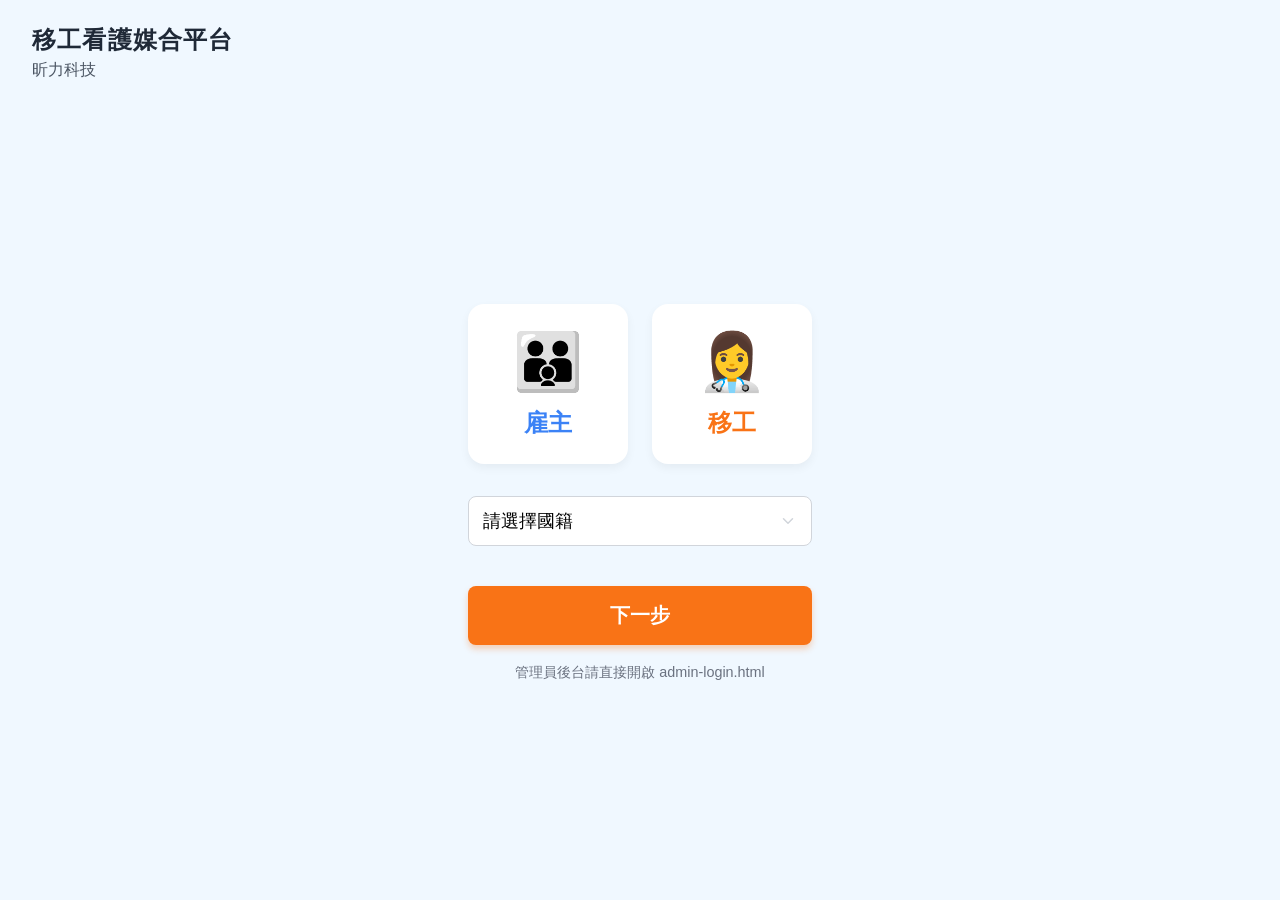
<file: index.html>
<!DOCTYPE html>
<html lang="zh-TW">
<head>
    <meta charset="UTF-8">
    <meta name="viewport" content="width=device-width, initial-scale=1.0">
    <title>移工看護媒合平台 - 身份選擇</title>
    <style>
        /* =========================================
           1. 定義色彩變數 & 基礎樣式
           ========================================= */
        :root {
            --primary-orange: #f97316; /* 主要色調：橘色 */
            --secondary-blue: #3b82f6; /* 輔助色調：藍色 */
            --bg-light-blue: #f0f8ff;  /* 淺藍色背景，讓版面更柔和 */
            --text-dark: #1f2937;
            --border-grey: #d1d5db;
        }

        body {
            font-family: 'Segoe UI', Tahoma, Geneva, Verdana, sans-serif;
            margin: 0;
            padding: 0;
            display: flex;
            flex-direction: column;
            min-height: 100vh;
            background-color: var(--bg-light-blue);
            color: var(--text-dark);
        }

        /* =========================================
           2. 左上角標題區塊 (Header)
           ========================================= */
        header {
            padding: 24px 32px;
            position: absolute;
            top: 0;
            left: 0;
            z-index: 10; /* 確保在最上層 */
        }

        header h1 {
            margin: 0;
            font-size: 1.5rem;
            font-weight: bold;
            letter-spacing: 0.05em;
        }

        header p {
            margin: 4px 0 0 0;
            font-size: 1rem;
            color: #4b5563;
        }

        /* =========================================
           3. 畫面中央主要內容區 (Main)
           ========================================= */
        main {
            flex: 1;
            display: flex;
            flex-direction: column;
            justify-content: center;
            align-items: center;
            padding: 20px;
            margin-top: 100px; /* 增加間距，確保與 header 不重疊 */
        }

        /* --- 身份選擇按鈕容器 --- */
        .role-selection {
            display: flex;
            gap: 24px;
            margin-bottom: 32px;
        }

        /* --- 大按鈕通用樣式 --- */
        .role-btn {
            width: 160px;
            height: 160px;
            background-color: white;
            border: 3px solid transparent;
            border-radius: 16px;
            font-size: 1.5rem;
            font-weight: bold;
            cursor: pointer;
            display: flex;
            flex-direction: column;
            justify-content: center;
            align-items: center;
            box-shadow: 0 4px 10px rgba(0, 0, 0, 0.05);
            transition: all 0.2s ease-in-out;
        }

        /* 雇主按鈕：輔助色調藍色 */
        .role-btn.employer {
            color: var(--secondary-blue);
        }
        
        /* 雇主按鈕懸停或選中狀態 */
        .role-btn.employer.active, .role-btn.employer:hover {
            border-color: var(--secondary-blue);
            background-color: #eff6ff;
            transform: translateY(-4px);
        }

        /* 移工按鈕：主要色調橘色 */
        .role-btn.worker {
            color: var(--primary-orange);
        }
        
        /* 移工按鈕懸停或選中狀態 */
        .role-btn.worker.active, .role-btn.worker:hover {
            border-color: var(--primary-orange);
            background-color: #fff7ed;
            transform: translateY(-4px);
        }

        /* 按鈕內的圖示佔位符 */
        .icon-placeholder {
            font-size: 3.5rem;
            margin-bottom: 12px;
        }

        /* --- 下拉選單與下一步按鈕區域 --- */
        .form-group {
            display: flex;
            flex-direction: column;
            align-items: center;
            width: 100%;
            max-width: 344px; /* 讓寬度與上面兩個按鈕加總寬度相近 */
        }

        /* 自定義下拉選單樣式 */
        select {
            width: 100%;
            padding: 14px;
            font-size: 1.1rem;
            border: 1px solid var(--border-grey);
            border-radius: 8px;
            margin-bottom: 40px;
            background-color: white;
            cursor: pointer;
            outline: none;
            
            /* 移除原生的下拉箭頭 */
            -webkit-appearance: none; 
            -moz-appearance: none;
            appearance: none;
            
            /* 加入自定義的下拉箭頭圖示 (使用 SVG) */
            background-image: url("data:image/svg+xml,%3Csvg xmlns='http://www.w3.org/2000/svg' width='24' height='24' viewBox='0 0 24 24' fill='none' stroke='%23d1d5db' stroke-width='2' stroke-linecap='round' stroke-linejoin='round'%3E%3Cpolyline points='6 9 12 15 18 9'%3E%3C/polyline%3E%3C/svg%3E");
            background-repeat: no-repeat;
            background-position: right 14px center;
            background-size: 18px;
        }

        /* 下拉選單選取時的狀態 */
        select:focus {
            border-color: var(--primary-orange);
            box-shadow: 0 0 0 2px rgba(249, 115, 22, 0.2);
        }

        /* 「下一步」按鈕樣式 */
        .next-btn {
            background-color: var(--primary-orange);
            color: white;
            border: none;
            padding: 16px 60px;
            font-size: 1.25rem;
            font-weight: bold;
            border-radius: 8px;
            cursor: pointer;
            box-shadow: 0 4px 6px rgba(249, 115, 22, 0.3);
            transition: background-color 0.2s ease;
            width: 100%;
        }

        /* 「下一步」按鈕懸停狀態 */
        .next-btn:hover {
            background-color: #ea580c; /* 深一點的橘色 */
        }
        @media(max-width:720px){.role-selection{flex-direction:column}.role-btn{width:220px;height:132px}}
    </style>
</head>
<body>

    <header>
        <h1>移工看護媒合平台</h1>
        <p>昕力科技</p>
    </header>

    <main>
        <div class="role-selection" role="group" aria-label="請選擇您的身份">
            <button class="role-btn employer" id="btn-employer" aria-pressed="false">
                <span class="icon-placeholder">🧑‍🧑‍🧒</span>
                雇主
            </button>
            <button class="role-btn worker" id="btn-worker" aria-pressed="false">
                <span class="icon-placeholder">👩‍⚕️</span>
                移工
            </button>
        </div>

        <div class="form-group">
            <select id="nationality-select" aria-label="選擇國籍">
                <option value="" disabled selected>請選擇國籍</option>
                <option value="tw">台灣 (Taiwan)</option>
                <option value="id">印尼 (Indonesia)</option>
                <option value="vn">越南 (Vietnam)</option>
                <option value="ph">菲律賓 (Philippines)</option>
            </select>

            <button class="next-btn" id="btn-next">下一步</button>
            <p style="margin-top:18px;color:#6b7280;font-size:.9rem;">管理員後台請直接開啟 admin-login.html</p>
        </div>
    </main>

    <script>
        // --- DOM 元素取得 ---
        const btnEmployer = document.getElementById('btn-employer');
        const btnWorker = document.getElementById('btn-worker');
        const btnNext = document.getElementById('btn-next');
        const nationalitySelect = document.getElementById('nationality-select');

        // 當前選擇的身份，預設為 null
        let selectedRole = null;

        // --- 互動邏輯函數定義 ---

        /**
         * 處理身份按鈕點擊狀態的函數
         * @param {string} role - 被選中的身份 ('employer' 或 'worker')
         */
        function selectRole(role) {
            selectedRole = role;
            
            // 1. 重置所有按鈕狀態：移除 'active' 類別並將 aria-pressed 設為 false
            btnEmployer.classList.remove('active');
            btnEmployer.setAttribute('aria-pressed', 'false');
            btnWorker.classList.remove('active');
            btnWorker.setAttribute('aria-pressed', 'false');

            // 2. 啟動被選中的按鈕狀態：加入 'active' 類別並將 aria-pressed 設為 true
            if (role === 'employer') {
                btnEmployer.classList.add('active');
                btnEmployer.setAttribute('aria-pressed', 'true');
            } else if (role === 'worker') {
                btnWorker.classList.add('active');
                btnWorker.setAttribute('aria-pressed', 'true');
            }
        }

        // --- 事件監聽器綁定 ---

        // 當點擊「雇主」大按鈕時
        btnEmployer.addEventListener('click', () => selectRole('employer'));
        
        // 當點擊「移工」大按鈕時
        btnWorker.addEventListener('click', () => selectRole('worker'));

        // 當點擊「下一步」按鈕時
        btnNext.addEventListener('click', () => {
            // 取得下拉選單選取的國籍值
            const nationality = nationalitySelect.value;
            
            // 1. 基礎防呆驗證
            // 檢查是否選擇了身份
            if (!selectedRole) {
                alert('請先點擊選擇身份（雇主或移工）！');
                return;
            }
            // 檢查是否選擇了國籍
            if (!nationality) {
                alert('請下拉選擇國籍！');
                return;
            }
            
            // 2. 根據身份別進行頁面跳轉
            // [技術需求討論結果]：模擬身份驗證流程

            if (selectedRole === 'worker') {
                // 若選擇「移工」，則跳轉到「移工註冊/登入」驗證頁面
                console.log("驗證通過，準備跳轉至【移工】驗證頁面。");
                localStorage.setItem('mcp_role','worker');
                window.location.href = 'worker-auth.html';
            } else if (selectedRole === 'employer') {
                // 若選擇「雇主」，則跳轉到「雇主註冊/登入」驗證頁面
                // [注意]：這裡已經修改完成，會跳轉到 employer-auth.html 檔案
                console.log("驗證通過，準備跳轉至【雇主】驗證頁面。");
                localStorage.setItem('mcp_role','employer');
                window.location.href = 'employer-auth.html';
            }
        });
    </script>

</body>
</html>
</file>
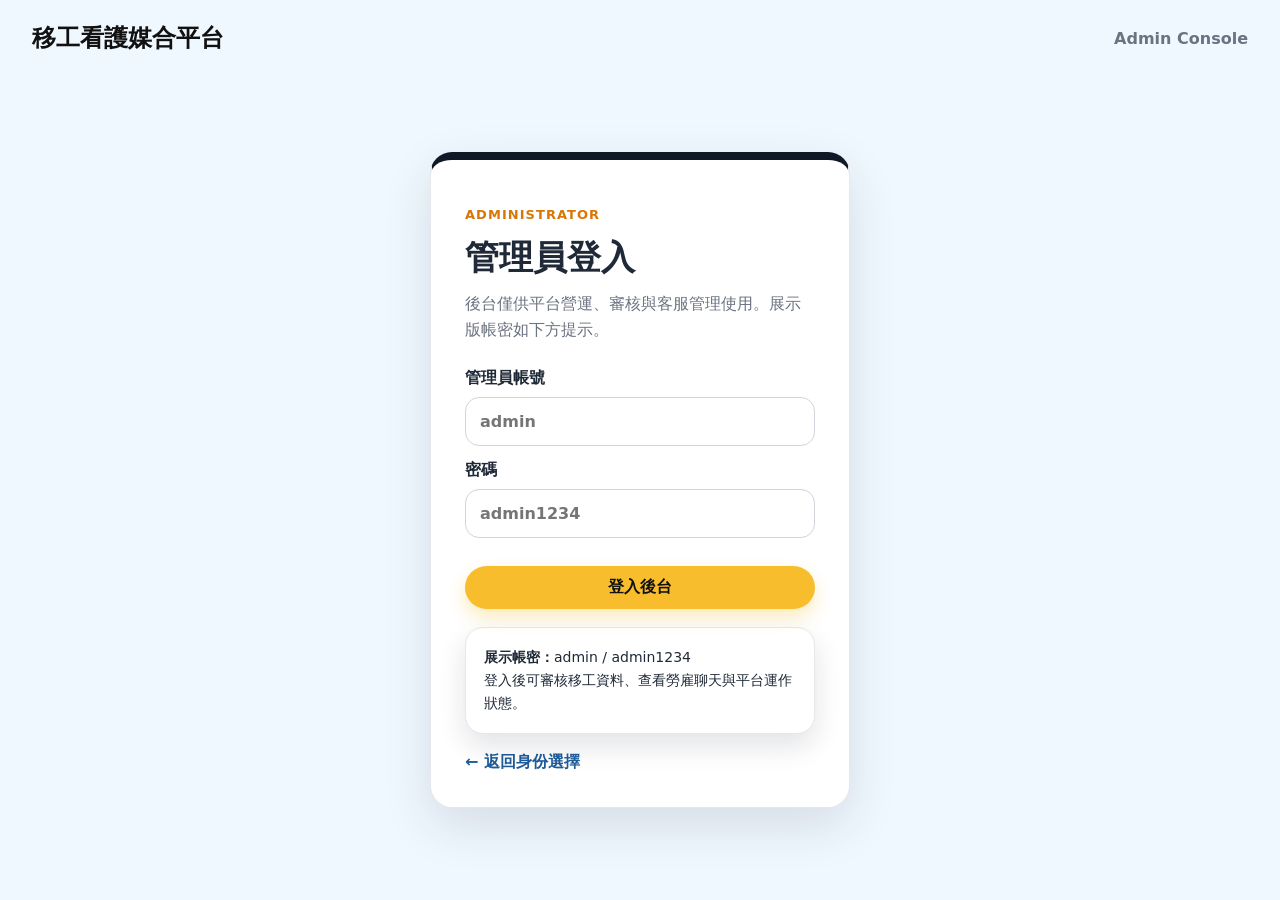
<file: admin-login.html>
<!doctype html>
<html lang="zh-Hant-TW">
<head>
  <meta charset="utf-8"><meta name="viewport" content="width=device-width,initial-scale=1">
  <title>管理員登入｜移工看護媒合平台</title>
  <link rel="stylesheet" href="app.css">
</head>
<body class="auth-page-shell">
  <header class="simple-auth-header"><a href="index.html">移工看護媒合平台</a><span>Admin Console</span></header>
  <main class="auth-center">
    <section class="auth-card admin-login-card">
      <p class="eyebrow">Administrator</p>
      <h1>管理員登入</h1>
      <p class="muted">後台僅供平台營運、審核與客服管理使用。展示版帳密如下方提示。</p>
      <form id="adminLoginForm">
        <label>管理員帳號<input name="account" autocomplete="username" placeholder="admin" required></label>
        <label>密碼<input name="password" type="password" autocomplete="current-password" placeholder="admin1234" required></label>
        <button class="btn btn-primary full" type="submit">登入後台</button>
      </form>
      <div class="helper-card compact"><b>展示帳密：</b>admin / admin1234<br>登入後可審核移工資料、查看勞雇聊天與平台運作狀態。</div>
      <a class="back-link" href="index.html">← 返回身份選擇</a>
    </section>
  </main>
  <script src="local-data.js"></script><script src="app.js"></script>
</body>
</html>
</file>
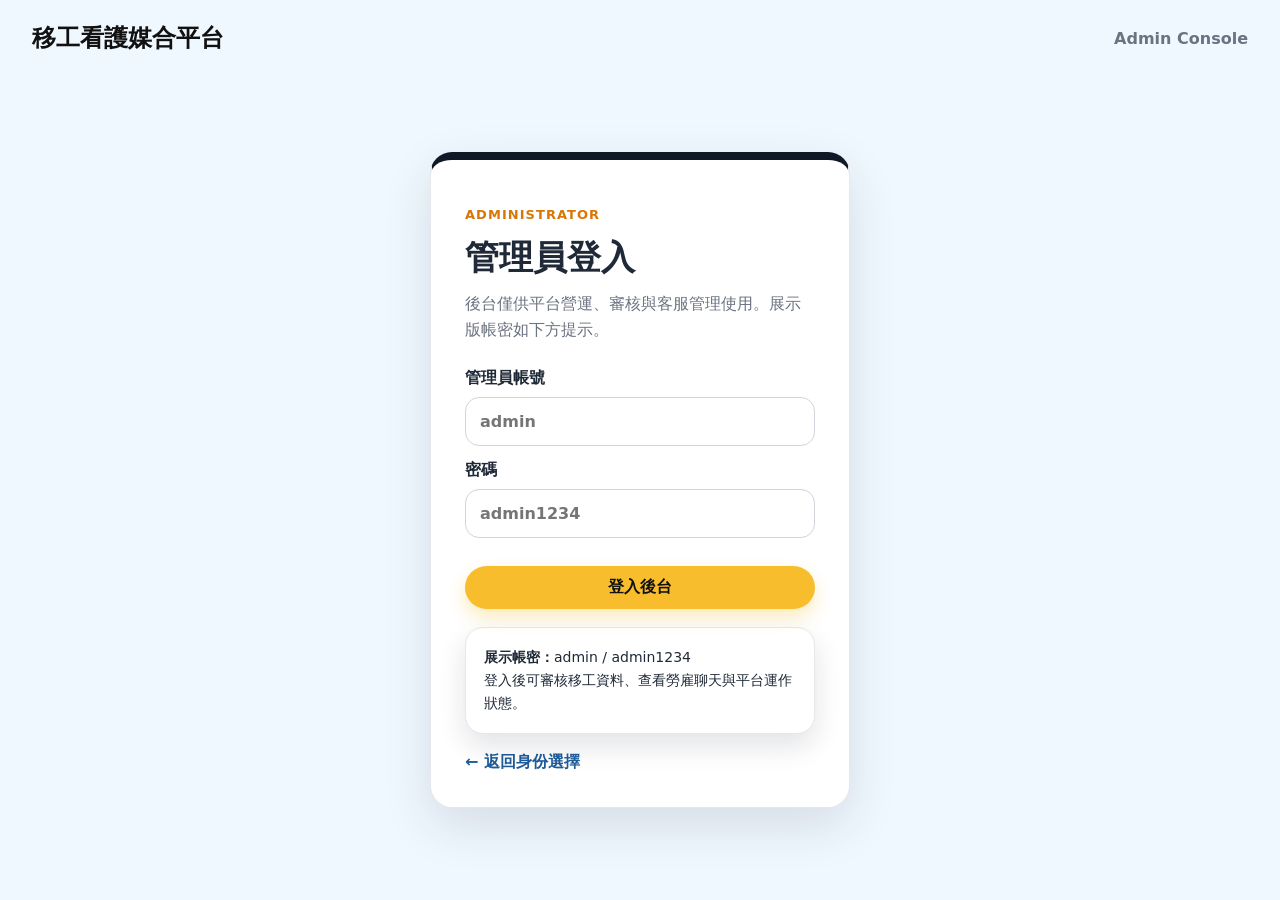
<file: admin.html>
<!doctype html>
<html lang="zh-Hant-TW">
<head><meta charset="utf-8"><meta name="viewport" content="width=device-width,initial-scale=1"><title>管理後台｜移工看護媒合平台</title><link rel="stylesheet" href="app.css"></head>
<body>
<header class="topbar admin-topbar admin-only-topbar">
  <a class="brand" href="admin.html"><span class="brand-title">移工媒合平台</span><span class="brand-subtitle">昕力科技</span></a>
  <nav class="nav" aria-label="後台主要導覽"><a class="active" href="admin.html">管理後台</a></nav>
  <div class="nav-actions" aria-label="後台快捷功能"><button type="button" class="icon-btn" data-action="notify" aria-label="通知"><span class="bell-icon" aria-hidden="true"></span></button><button type="button" class="icon-btn" data-action="language" aria-label="語言切換"><span class="globe-icon" aria-hidden="true"></span></button><a class="icon-btn" href="admin-login.html" aria-label="管理員帳號"><span class="user-icon" aria-hidden="true"></span></a></div>
</header>
<main class="admin-console">
  <aside class="admin-sidebar">
    <div class="admin-profile"><div class="avatar small"></div><b>平台管理員</b><span>營運審核中心</span></div>
    <button class="side-link active" data-admin-tab="overview">系統總覽</button>
    <button class="side-link" data-admin-tab="audit">移工資料審核</button>
    <button class="side-link" data-admin-tab="chat">勞雇聊天監看</button>
    <button class="side-link" data-admin-tab="operations">平台運作監控</button>
    <button class="side-link" data-admin-tab="logs">事件紀錄</button>
    <button class="side-link danger" id="resetDemo" type="button">重置展示資料</button>
  </aside>
  <section class="admin-main">
    <div class="admin-page-head"><div><p class="eyebrow">Admin Console</p><h1>平台營運後台</h1><p>以營運後台標準整理成：審核、客服監看、系統指標、風險紀錄與資料維護。</p></div><span class="status-pill live">Demo Live</span></div>

    <section class="admin-tab-panel" data-panel="overview">
      <div class="stats-grid admin-stats"><div class="stat-card"><b id="statWorkers">0</b><span>移工履歷</span></div><div class="stat-card"><b id="statPending">0</b><span>待審核</span></div><div class="stat-card"><b id="statEmployers">0</b><span>雇主需求</span></div><div class="stat-card"><b id="statChats">0</b><span>聊天紀錄</span></div></div>
      <div class="admin-grid two-equal"><div class="admin-card"><h2>今日待辦</h2><ul class="check-list"><li>確認新上傳移工履歷文件是否齊全。</li><li>抽查聊天紀錄是否出現私下聯絡方式或違規內容。</li><li>查看雇主需求與移工供給是否失衡。</li></ul></div><div class="admin-card"><h2>平台健康度</h2><div id="healthList" class="health-list"></div></div></div>
    </section>

    <section class="admin-tab-panel hidden" data-panel="audit">
      <div class="admin-card"><div class="section-head"><h2>移工資料審核</h2><p>審核通過後，雇主端會顯示「可立即上工」。</p></div><div class="table-wrap"><table class="admin-table"><thead><tr><th>姓名</th><th>國籍</th><th>地區</th><th>技能摘要</th><th>狀態</th><th>文件</th><th>操作</th></tr></thead><tbody id="adminWorkers"></tbody></table></div></div>
    </section>

    <section class="admin-tab-panel hidden" data-panel="chat">
      <div class="admin-card"><div class="section-head"><h2>勞雇聊天監看</h2><p>管理員可查看平台內訊息，用於客服協助、爭議處理與避免私下交易。</p></div><div id="adminChats" class="admin-chat-list"></div></div>
    </section>

    <section class="admin-tab-panel hidden" data-panel="operations">
      <div class="admin-grid two-equal"><div class="admin-card"><h2>媒合漏斗</h2><div class="funnel"><div><b>履歷上傳</b><span id="opUploaded">0</span></div><div><b>審核通過</b><span id="opApproved">0</span></div><div><b>雇主需求</b><span id="opCases">0</span></div><div><b>聊天互動</b><span id="opMessages">0</span></div></div></div><div class="admin-card"><h2>風險提醒</h2><ul class="risk-list"><li>私人聯絡方式揭露：展示版可由管理員人工檢查聊天內容。</li><li>文件未齊：未審核資料維持「資料審核中」。</li><li>聘僱意向：需文件齊全並交流後才開放。</li></ul></div></div>
    </section>

    <section class="admin-tab-panel hidden" data-panel="logs">
      <div class="admin-card"><h2>事件紀錄</h2><ul id="adminLogs" class="log-list"></ul></div>
    </section>
  </section>
</main>
<script src="local-data.js"></script><script src="app.js"></script>
</body></html>
</file>
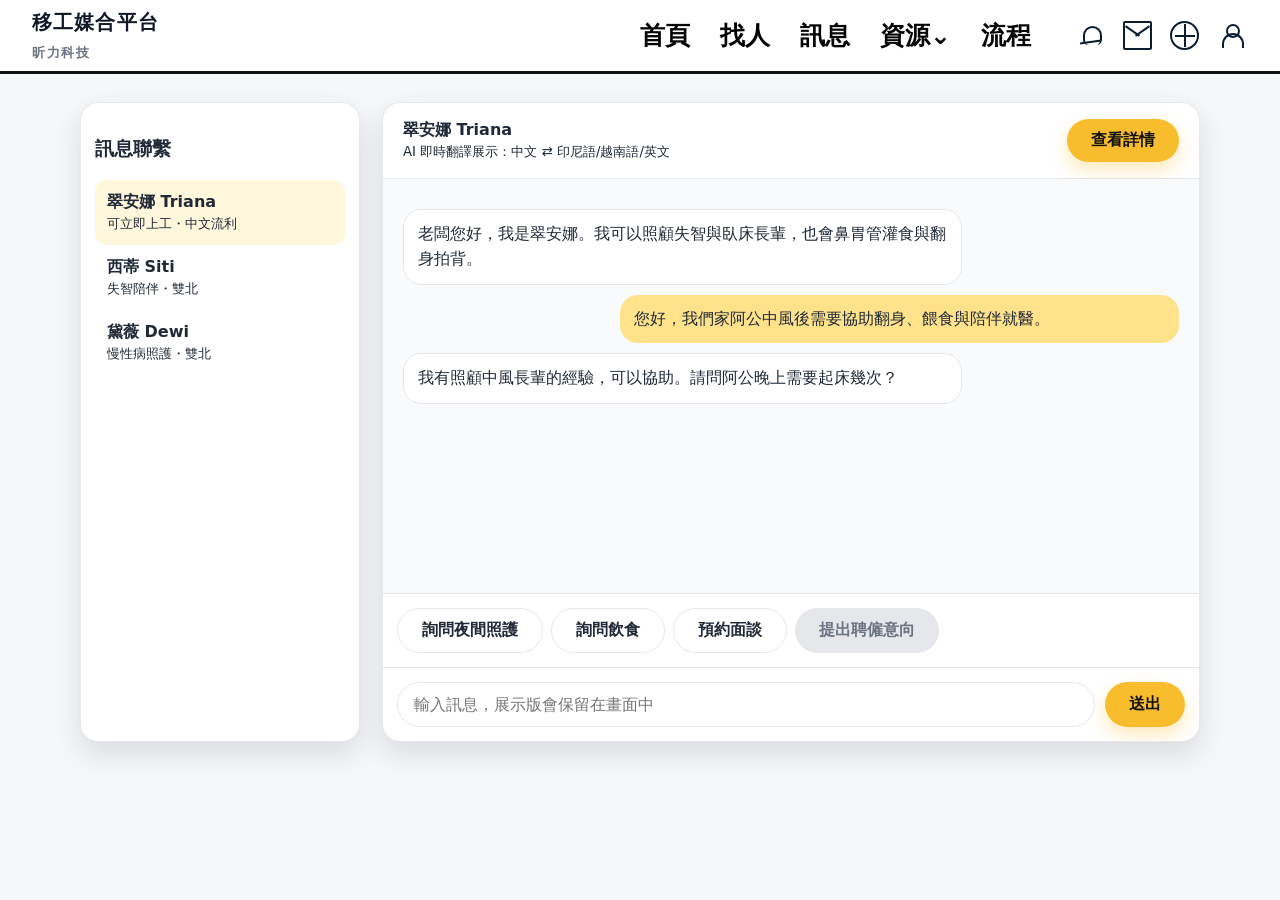
<file: chat.html>
<!doctype html><html lang="zh-Hant-TW"><head><meta charset="utf-8"><meta name="viewport" content="width=device-width,initial-scale=1"><title>訊息聯繫｜移工看護媒合平台</title><link rel="stylesheet" href="app.css"></head><body>
<header class="topbar employer-topbar floating-island">
  <a class="brand" href="home.html"><span class="brand-title">移工媒合平台</span><span class="brand-subtitle">昕力科技</span></a>
  <nav class="nav" aria-label="雇主主要導覽"><a href="home.html">首頁</a><a href="find-workers.html">找人</a><a class="active" href="chat.html">訊息</a><a href="resources.html">資源⌄</a><a href="home.html#process">流程</a></nav>
  <div class="nav-actions" aria-label="快捷功能"><button type="button" class="icon-btn" data-action="notify" aria-label="通知"><span class="bell-icon" aria-hidden="true"></span></button><a class="icon-btn" href="chat.html" aria-label="訊息"><span class="mail-icon" aria-hidden="true"></span></a><button type="button" class="icon-btn" data-action="language" aria-label="語言切換"><span class="globe-icon" aria-hidden="true"></span></button><a class="icon-btn" href="employer-auth.html" aria-label="會員登入"><span class="user-icon" aria-hidden="true"></span></a></div>
</header>
<main class="container chat-shell"><aside class="chat-list"><h3>訊息聯繫</h3><div class="contact active"><b>翠安娜 Triana</b><br><small>可立即上工・中文流利</small></div><div class="contact"><b>西蒂 Siti</b><br><small>失智陪伴・雙北</small></div><div class="contact"><b>黛薇 Dewi</b><br><small>慢性病照護・雙北</small></div></aside><section class="chat-panel"><div class="chat-header"><div><b>翠安娜 Triana</b><br><small>AI 即時翻譯展示：中文 ⇄ 印尼語</small></div><a class="btn btn-primary" href="worker-detail.html?id=triana">查看詳情</a></div><div class="messages" id="messages"><div class="bubble worker">老闆您好，我是翠安娜。我可以照顧失智與臥床長輩，也會鼻胃管灌食與翻身拍背。</div><div class="bubble me">您好，我們家阿公中風後需要協助翻身、餵食與陪伴就醫。</div><div class="bubble worker">我有照顧中風長輩的經驗，可以協助。請問阿公晚上需要起床幾次？</div></div><div class="quick-replies"><button class="btn btn-ghost" data-reply="阿公晚上大約需要協助 2 次翻身，妳可以接受嗎？">詢問夜間照護</button><button class="btn btn-ghost" data-reply="請問妳會煮台灣家常菜嗎？家中長輩飲食偏清淡。">詢問飲食</button><button class="btn btn-ghost" data-reply="我們想預約一次視訊面談，確認照護細節。">預約面談</button><button class="btn btn-locked" data-locked>提出聘僱意向</button></div><div class="composer"><input id="chatInput" placeholder="輸入訊息，展示版會保留在畫面中"><button id="sendBtn" class="btn btn-primary">送出</button></div></section></main><script src="local-data.js"></script>
<script src="app.js"></script></body></html>
</file>
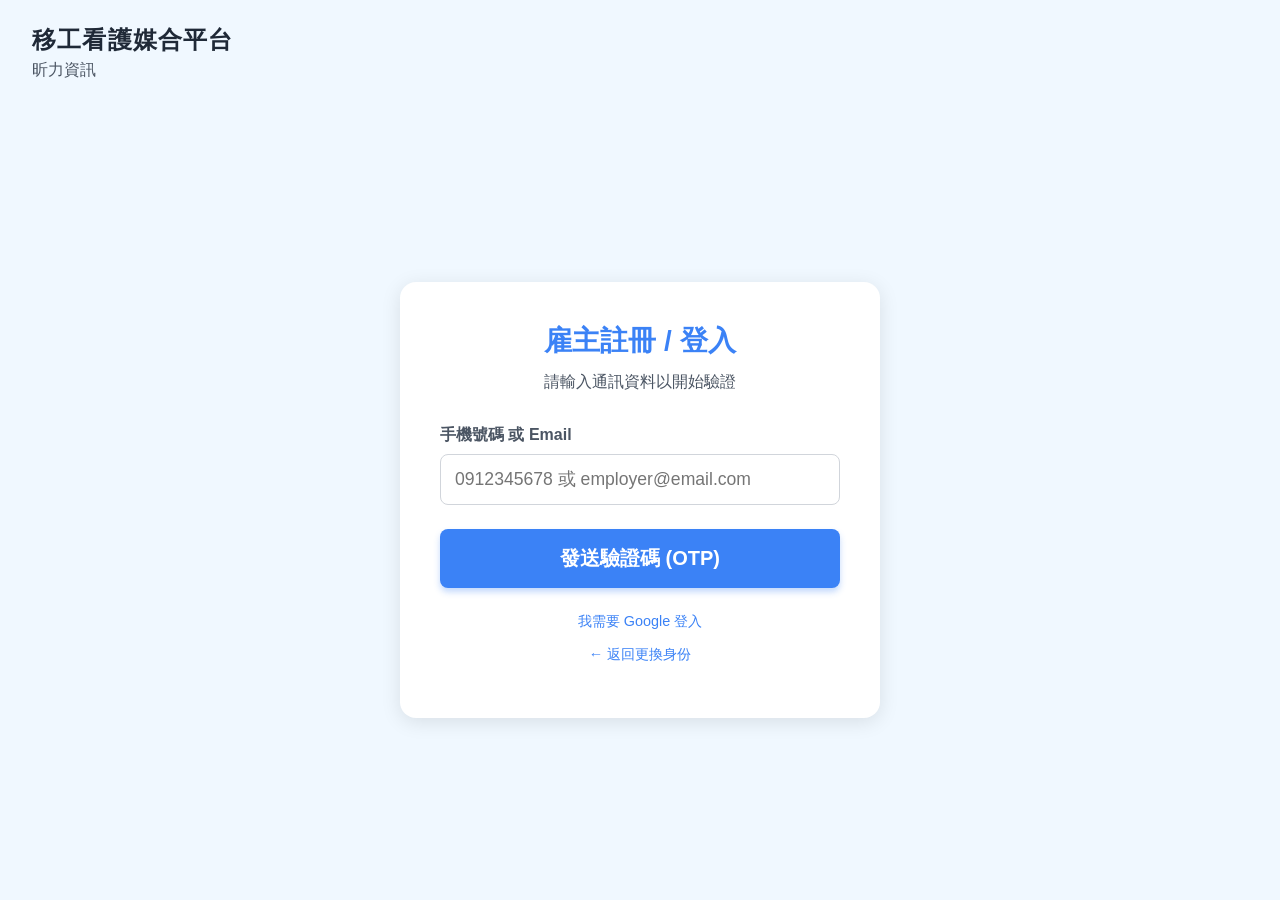
<file: employer-auth.html>
<!DOCTYPE html>
<html lang="zh-TW">
<head>
    <meta charset="UTF-8">
    <meta name="viewport" content="width=device-width, initial-scale=1.0">
    <title>雇主註冊/登入 - 昕力資訊</title>
    <style>
        /* 延用首頁的色彩與字體規範 */
        :root {
            --primary-orange: #f97316;
            --secondary-blue: #3b82f6;
            --bg-light-blue: #f0f8ff;
            --text-dark: #1f2937;
        }

        body {
            font-family: 'Segoe UI', Tahoma, Geneva, Verdana, sans-serif;
            margin: 0;
            padding: 0;
            display: flex;
            flex-direction: column;
            min-height: 100vh;
            background-color: var(--bg-light-blue);
            color: var(--text-dark);
        }

        /* 左上角標題區塊（延用） */
        header {
            padding: 24px 32px;
            position: absolute;
            top: 0;
            left: 0;
        }

        header h1 {
            margin: 0;
            font-size: 1.5rem;
            font-weight: bold;
            letter-spacing: 0.05em;
        }

        header p {
            margin: 4px 0 0 0;
            font-size: 1rem;
            color: #4b5563;
        }

        /* 中央登入/註冊區塊 */
        main {
            flex: 1;
            display: flex;
            justify-content: center;
            align-items: center;
            padding: 20px;
            margin-top: 100px;
        }

        .auth-container {
            background-color: white;
            padding: 40px;
            border-radius: 16px;
            box-shadow: 0 4px 20px rgba(0, 0, 0, 0.1);
            width: 100%;
            max-width: 400px;
            text-align: center;
        }

        .auth-header h2 {
            margin: 0 0 12px 0;
            font-size: 1.75rem;
            font-weight: bold;
            color: var(--secondary-blue); /* 雇主身份別使用藍色強調 */
        }

        .auth-header p {
            margin: 0 0 32px 0;
            color: #4b5563;
            font-size: 1rem;
        }

        .input-group {
            text-align: left;
            margin-bottom: 24px;
        }

        .input-group label {
            display: block;
            margin-bottom: 8px;
            font-weight: bold;
            color: #4b5563;
        }

        .input-group input {
            width: 100%;
            padding: 14px;
            font-size: 1.1rem;
            border: 1px solid #d1d5db;
            border-radius: 8px;
            box-sizing: border-box; /* 確保 padding 不會把寬度撐爆 */
        }

        .input-group input:focus {
            border-color: var(--secondary-blue);
            outline: none;
            box-shadow: 0 0 0 2px rgba(59, 130, 246, 0.2);
        }

        /* 發送 OTP 按鈕 */
        .otp-btn {
            background-color: var(--secondary-blue); /* 雇主身份別使用藍色按鈕 */
            color: white;
            border: none;
            padding: 16px;
            font-size: 1.25rem;
            font-weight: bold;
            border-radius: 8px;
            cursor: pointer;
            width: 100%;
            box-shadow: 0 4px 6px rgba(59, 130, 246, 0.3);
            transition: background-color 0.2s;
        }

        .otp-btn:hover {
            background-color: #2563eb; /* 深一點的藍色 */
        }

        /* 底部連結 */
        .footer-links {
            margin-top: 24px;
            font-size: 0.9rem;
            color: #6b7280;
        }

        .footer-links a {
            color: var(--secondary-blue);
            text-decoration: none;
        }

        .footer-links a:hover {
            text-decoration: underline;
        }
    </style>
</head>
<body>

    <header>
        <h1>移工看護媒合平台</h1>
        <p>昕力資訊</p>
    </header>

    <main>
        <div class="auth-container">
            <div class="auth-header">
                <h2>雇主註冊 / 登入</h2>
                <p>請輸入通訊資料以開始驗證</p>
            </div>

            <div class="input-group">
                <label for="contact-input">手機號碼 或 Email</label>
                <input type="text" id="contact-input" placeholder="0912345678 或 employer@email.com">
            </div>

            <button class="otp-btn" id="btn-otp">發送驗證碼 (OTP)</button>

            <div class="footer-links">
                <p><a href="#">我需要 Google 登入</a></p>
                <p><a href="index.html">← 返回更換身份</a></p>
            </div>
        </div>
    </main>

    <script>
        const btnOtp = document.getElementById('btn-otp');
        const contactInput = document.getElementById('contact-input');

        btnOtp.addEventListener('click', () => {
            localStorage.setItem('mcp_role','employer');
            const inputValue = contactInput.value.trim();
            
            // 基礎防呆：檢查是否輸入了東西
            if (!inputValue) {
                alert('請輸入手機號碼或 Email！');
                return;
            }

            // 技術文件中 Sprint 1 的重點：Email 與手機 OTP (假的 OTP 模擬)
            console.log("準備為以下資料發送 OTP：", inputValue);
            alert(`【技術展示】\n驗證碼 (OTP) 已模擬發送至：\n${inputValue}\n\n請輸入模擬驗證碼：1234`);
            
            // [修改重點]：下一步引導至 OTP 輸入頁面
            window.location.href = 'verify-otp.html';
        });
    </script>

</body>
</html>
</file>
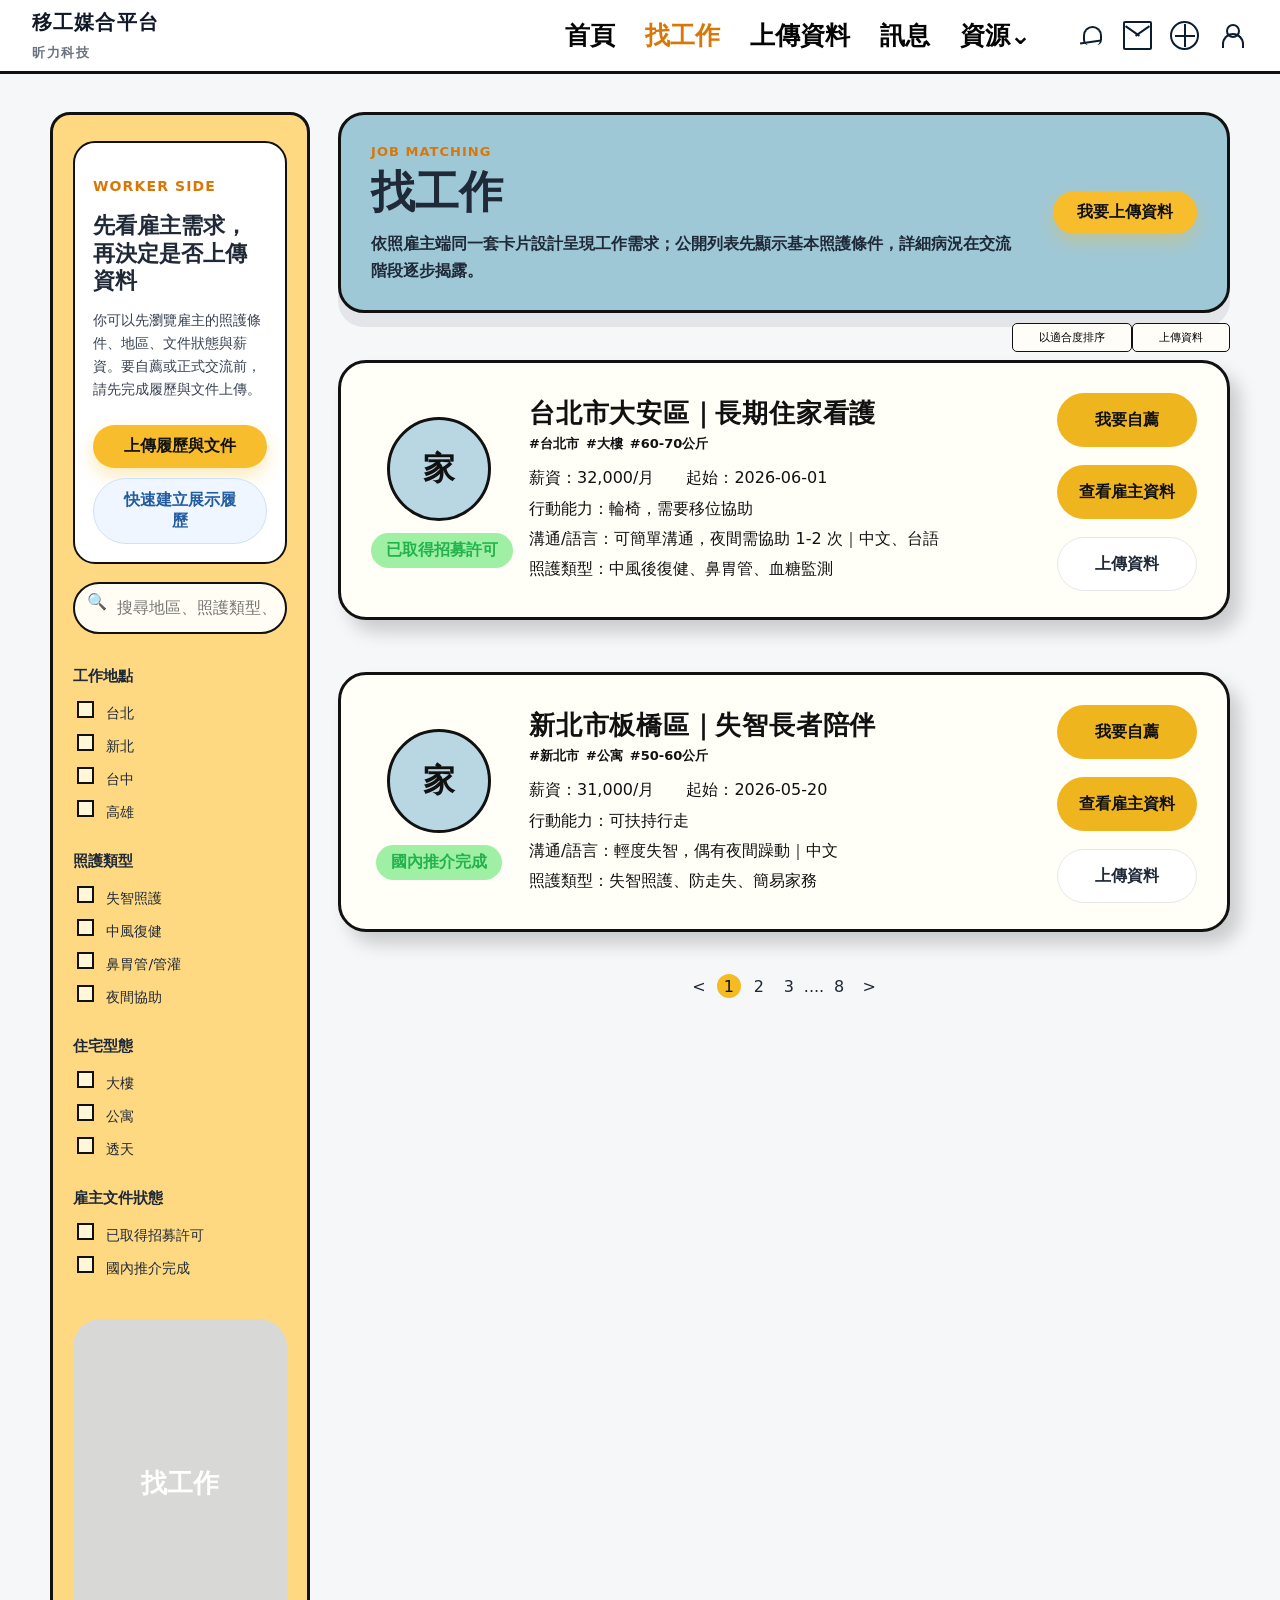
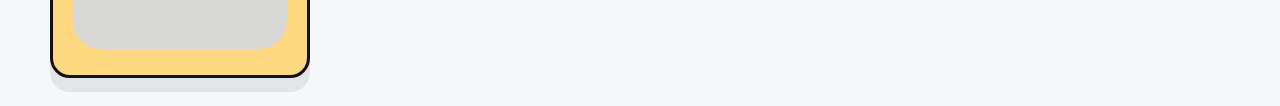
<file: find-jobs.html>
<!doctype html>
<html lang="zh-Hant-TW">
<head>
  <meta charset="utf-8"><meta name="viewport" content="width=device-width,initial-scale=1">
  <title>找工作｜移工看護媒合平台</title><link rel="stylesheet" href="app.css">
</head>
<body>
<header class="topbar worker-topbar floating-island">
  <a class="brand" href="worker-dashboard.html"><span class="brand-title">移工媒合平台</span><span class="brand-subtitle">昕力科技</span></a>
  <nav class="nav" aria-label="移工主要導覽"><a href="worker-dashboard.html">首頁</a><a class="active" href="find-jobs.html">找工作</a><a href="worker-profile.html">上傳資料</a><a href="chat.html">訊息</a><a href="resources.html">資源⌄</a></nav>
  <div class="nav-actions" aria-label="快捷功能"><button type="button" class="icon-btn" data-action="notify" aria-label="通知"><span class="bell-icon" aria-hidden="true"></span></button><a class="icon-btn" href="chat.html" aria-label="訊息"><span class="mail-icon" aria-hidden="true"></span></a><button type="button" class="icon-btn" data-action="language" aria-label="語言切換"><span class="globe-icon" aria-hidden="true"></span></button><a class="icon-btn" href="worker-auth.html" aria-label="會員"><span class="user-icon" aria-hidden="true"></span></a></div>
</header>
<main class="container find-layout job-layout worker-market-page">
  <aside class="filters">
    <div class="worker-quick-panel">
      <p class="eyebrow">Worker Side</p>
      <h2>先看雇主需求，再決定是否上傳資料</h2>
      <p>你可以先瀏覽雇主的照護條件、地區、文件狀態與薪資。要自薦或正式交流前，請先完成履歷與文件上傳。</p>
      <a class="btn btn-primary full" href="worker-profile.html">上傳履歷與文件</a>
      <button class="btn btn-secondary full" type="button" id="seedWorkerProfile">快速建立展示履歷</button>
    </div>
    <div class="search-box">🔍<input id="jobKeyword" placeholder="搜尋地區、照護類型、語言"></div>
    <div class="filter-group"><h4>工作地點</h4><label class="check"><input data-job-filter type="checkbox" value="台北"> 台北</label><label class="check"><input data-job-filter type="checkbox" value="新北"> 新北</label><label class="check"><input data-job-filter type="checkbox" value="台中"> 台中</label><label class="check"><input data-job-filter type="checkbox" value="高雄"> 高雄</label></div>
    <div class="filter-group"><h4>照護類型</h4><label class="check"><input data-job-filter type="checkbox" value="失智"> 失智照護</label><label class="check"><input data-job-filter type="checkbox" value="中風"> 中風復健</label><label class="check"><input data-job-filter type="checkbox" value="鼻胃管"> 鼻胃管/管灌</label><label class="check"><input data-job-filter type="checkbox" value="夜間"> 夜間協助</label></div>
    <div class="filter-group"><h4>住宅型態</h4><label class="check"><input data-job-filter type="checkbox" value="大樓"> 大樓</label><label class="check"><input data-job-filter type="checkbox" value="公寓"> 公寓</label><label class="check"><input data-job-filter type="checkbox" value="透天"> 透天</label></div>
    <div class="filter-group"><h4>雇主文件狀態</h4><label class="check"><input data-job-filter type="checkbox" value="招募許可"> 已取得招募許可</label><label class="check"><input data-job-filter type="checkbox" value="國內推介完成"> 國內推介完成</label></div>
    <div class="ad">找工作</div>
  </aside>
  <section>
    <section class="job-hero-card"><div><p class="eyebrow">Job Matching</p><h1>找工作</h1><p>依照雇主端同一套卡片設計呈現工作需求；公開列表先顯示基本照護條件，詳細病況在交流階段逐步揭露。</p></div><a class="btn btn-primary" href="worker-profile.html">我要上傳資料</a></section>
    <div class="list-tool"><button type="button" class="sort-btn">以適合度排序</button><button type="button" class="sort-btn" onclick="location.href='worker-profile.html'">上傳資料</button></div>
    <div id="jobCards" class="worker-list"></div>
    <div class="pagination"><a href="#">&lt;</a><a class="active" href="#">1</a><a href="#">2</a><a href="#">3</a><span>....</span><a href="#">8</a><a href="#">&gt;</a></div>
  </section>
</main>
<script src="local-data.js"></script><script src="app.js"></script>
</body></html>
</file>
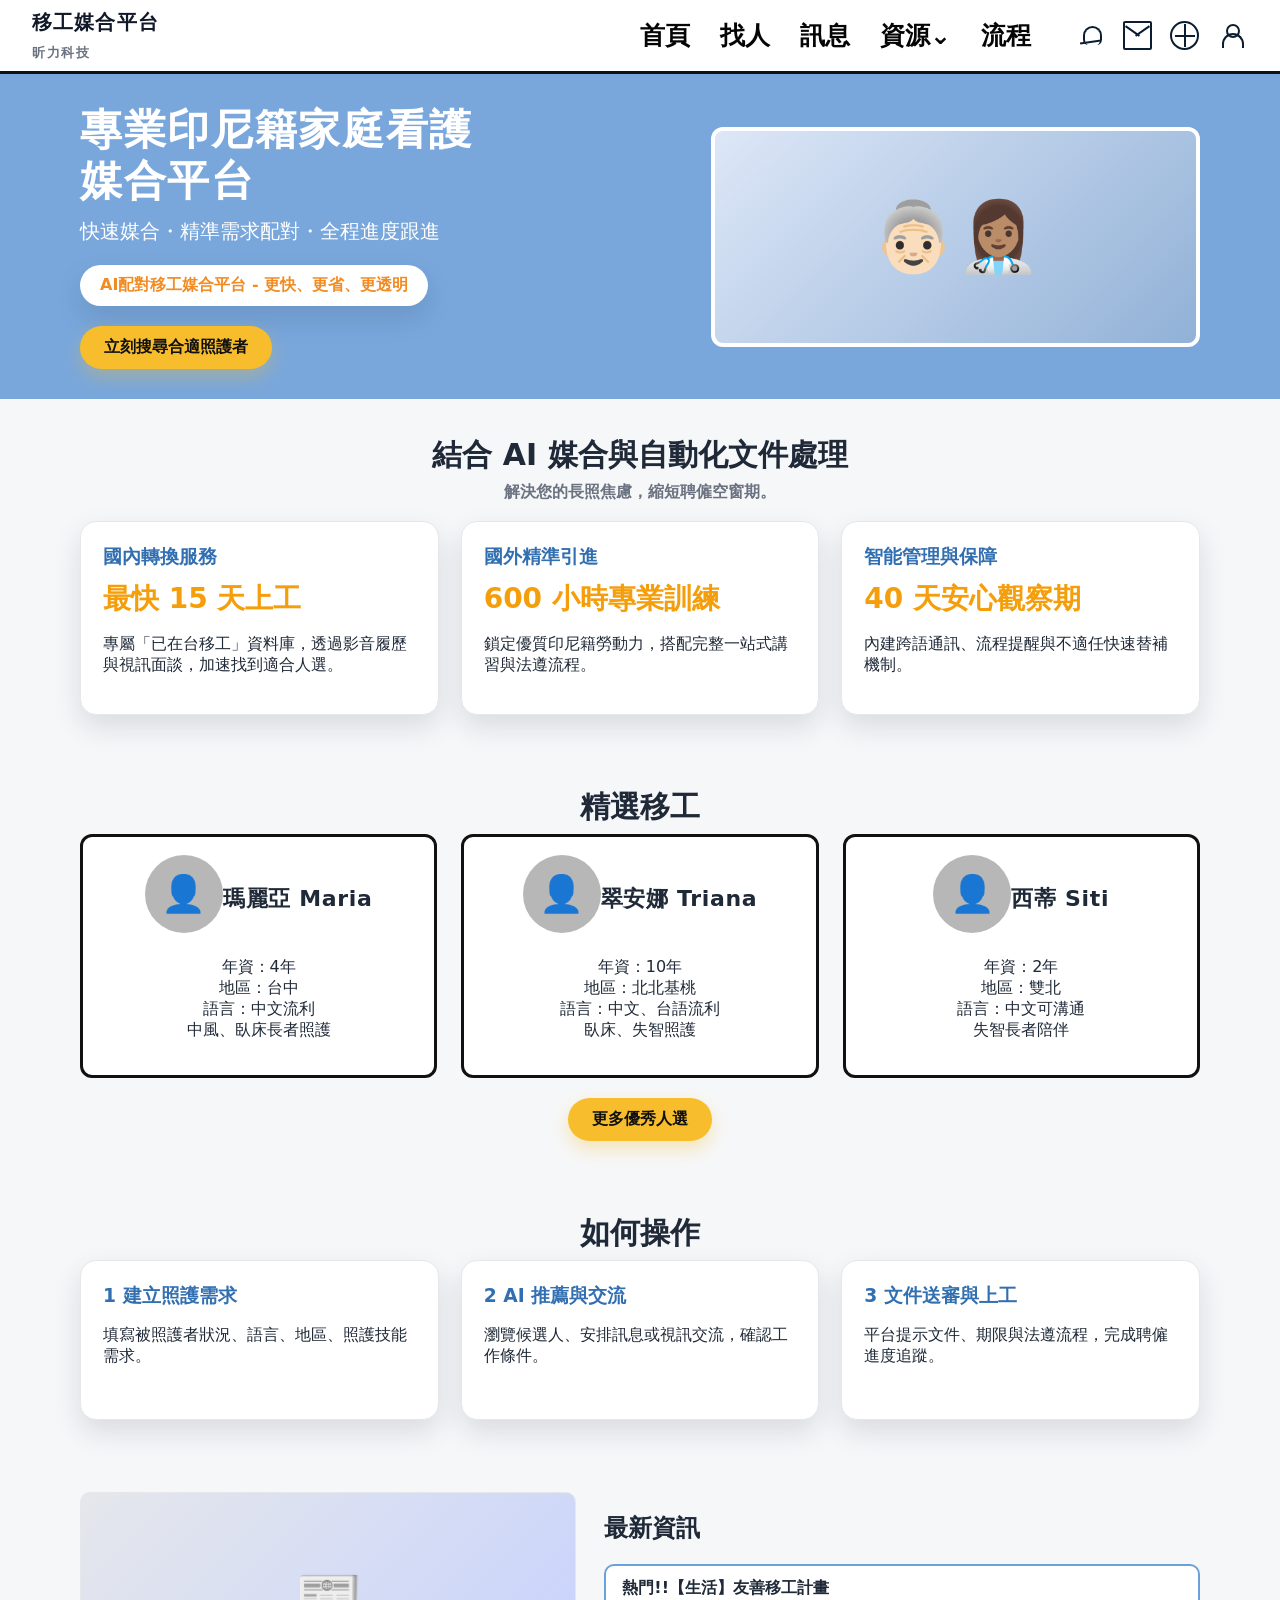
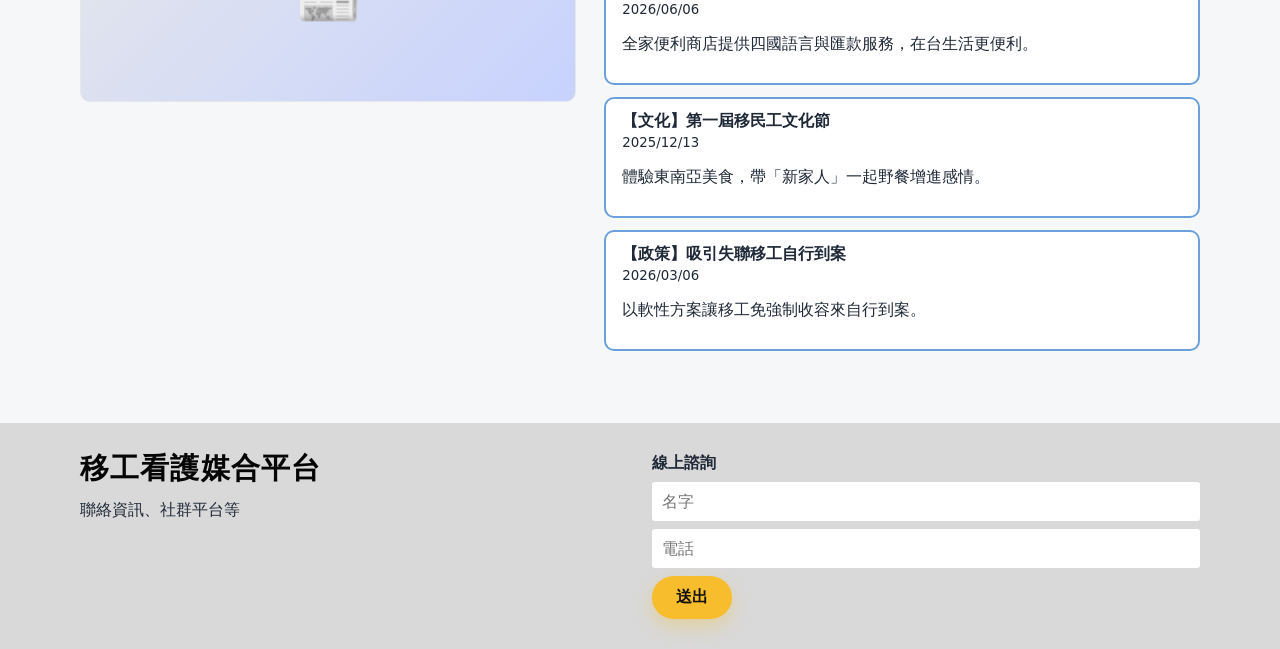
<file: home.html>
<!doctype html><html lang="zh-Hant-TW"><head><meta charset="utf-8"><meta name="viewport" content="width=device-width,initial-scale=1"><title>首頁｜移工看護媒合平台</title><link rel="stylesheet" href="app.css"></head><body>
<header class="topbar employer-topbar floating-island">
  <a class="brand" href="home.html"><span class="brand-title">移工媒合平台</span><span class="brand-subtitle">昕力科技</span></a>
  <nav class="nav" aria-label="雇主主要導覽"><a class="active" href="home.html">首頁</a><a href="find-workers.html">找人</a><a href="chat.html">訊息</a><a href="resources.html">資源⌄</a><a href="home.html#process">流程</a></nav>
  <div class="nav-actions" aria-label="快捷功能"><button type="button" class="icon-btn" data-action="notify" aria-label="通知"><span class="bell-icon" aria-hidden="true"></span></button><a class="icon-btn" href="chat.html" aria-label="訊息"><span class="mail-icon" aria-hidden="true"></span></a><button type="button" class="icon-btn" data-action="language" aria-label="語言切換"><span class="globe-icon" aria-hidden="true"></span></button><a class="icon-btn" href="employer-auth.html" aria-label="會員登入"><span class="user-icon" aria-hidden="true"></span></a></div>
</header>
<section class="hero"><div class="container hero-grid"><div><h1>專業印尼籍家庭看護<br>媒合平台</h1><p>快速媒合・精準需求配對・全程進度跟進</p><div class="pill">AI配對移工媒合平台 - 更快、更省、更透明</div><div class="cta-row" style="text-align:left"><a class="btn btn-primary" href="find-workers.html">立刻搜尋合適照護者</a></div></div><div class="hero-img">👵🏻👩🏽‍⚕️</div></div></section>
<section class="section" id="about"><div class="container"><h2 class="section-title">結合 AI 媒合與自動化文件處理</h2><p class="section-sub">解決您的長照焦慮，縮短聘僱空窗期。</p><div class="feature-grid"><article class="feature-card"><h3>國內轉換服務</h3><div class="num">最快 15 天上工</div><p>專屬「已在台移工」資料庫，透過影音履歷與視訊面談，加速找到適合人選。</p></article><article class="feature-card"><h3>國外精準引進</h3><div class="num">600 小時專業訓練</div><p>鎖定優質印尼籍勞動力，搭配完整一站式講習與法遵流程。</p></article><article class="feature-card"><h3>智能管理與保障</h3><div class="num">40 天安心觀察期</div><p>內建跨語通訊、流程提醒與不適任快速替補機制。</p></article></div></div></section>
<section class="section"><div class="container"><h2 class="section-title">精選移工</h2><div class="worker-strip"><article class="mini-worker"><div class="avatar">👤</div><b>瑪麗亞 Maria</b><p>年資：4年<br>地區：台中<br>語言：中文流利<br>中風、臥床長者照護</p></article><article class="mini-worker"><div class="avatar">👤</div><b>翠安娜 Triana</b><p>年資：10年<br>地區：北北基桃<br>語言：中文、台語流利<br>臥床、失智照護</p></article><article class="mini-worker"><div class="avatar">👤</div><b>西蒂 Siti</b><p>年資：2年<br>地區：雙北<br>語言：中文可溝通<br>失智長者陪伴</p></article></div><div class="cta-row"><a href="find-workers.html" class="btn btn-primary">更多優秀人選</a></div></div></section>
<section class="section" id="process"><div class="container"><h2 class="section-title">如何操作</h2><div class="feature-grid"><article class="feature-card"><h3>1 建立照護需求</h3><p>填寫被照護者狀況、語言、地區、照護技能需求。</p></article><article class="feature-card"><h3>2 AI 推薦與交流</h3><p>瀏覽候選人、安排訊息或視訊交流，確認工作條件。</p></article><article class="feature-card"><h3>3 文件送審與上工</h3><p>平台提示文件、期限與法遵流程，完成聘僱進度追蹤。</p></article></div></div></section>
<section class="section"><div class="container news-grid"><div class="image-box">📰</div><div><h2>最新資訊</h2><div class="news-list"><article class="news-item"><b>熱門!!【生活】友善移工計畫</b><br><small>2026/06/06</small><p>全家便利商店提供四國語言與匯款服務，在台生活更便利。</p></article><article class="news-item"><b>【文化】第一屆移民工文化節</b><br><small>2025/12/13</small><p>體驗東南亞美食，帶「新家人」一起野餐增進感情。</p></article><article class="news-item"><b>【政策】吸引失聯移工自行到案</b><br><small>2026/03/06</small><p>以軟性方案讓移工免強制收容來自行到案。</p></article></div></div></div></section>
<footer class="footer"><div class="container footer-grid"><div><div class="brand">移工看護媒合平台</div><p>聯絡資訊、社群平台等</p></div><form class="consult"><b>線上諮詢</b><input placeholder="名字"><input placeholder="電話"><button type="button" class="btn btn-primary">送出</button></form></div></footer>
<script src="local-data.js"></script>
<script src="app.js"></script></body></html>
</file>
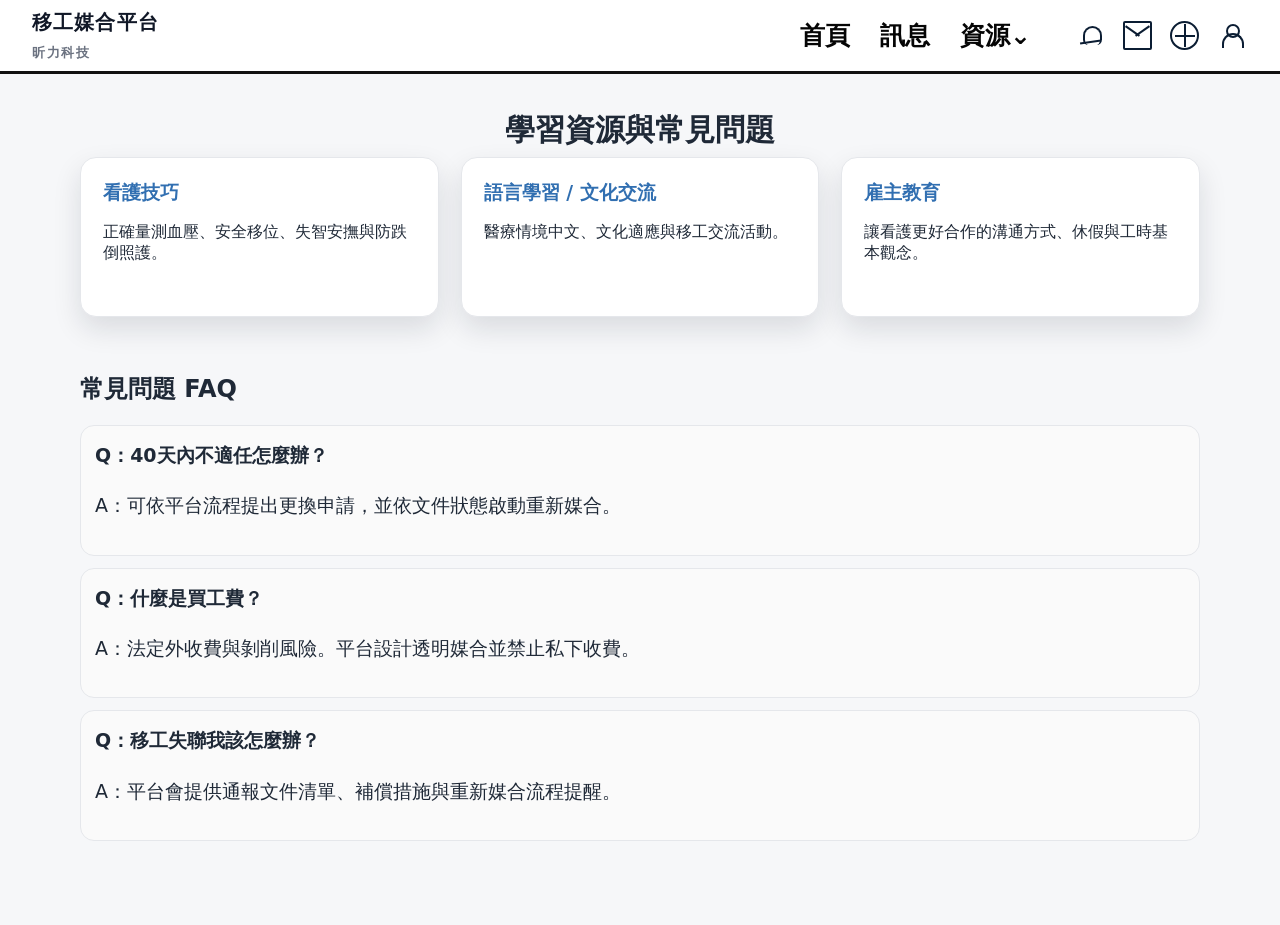
<file: resources.html>
<!doctype html><html lang="zh-Hant-TW"><head><meta charset="utf-8"><meta name="viewport" content="width=device-width,initial-scale=1"><title>資源｜移工看護媒合平台</title><link rel="stylesheet" href="app.css"></head><body><header class="topbar employer-topbar floating-island">
  <a class="brand" href="home.html"><span class="brand-title">移工媒合平台</span><span class="brand-subtitle">昕力科技</span></a>
  <nav class="nav" aria-label="雇主主要導覽"><a href="home.html">首頁</a><a href="find-workers.html">找人</a><a href="chat.html">訊息</a><a class="active" href="resources.html">資源⌄</a><a href="home.html#process">流程</a></nav>
  <div class="nav-actions" aria-label="快捷功能"><button type="button" class="icon-btn" data-action="notify" aria-label="通知"><span class="bell-icon" aria-hidden="true"></span></button><a class="icon-btn" href="chat.html" aria-label="訊息"><span class="mail-icon" aria-hidden="true"></span></a><button type="button" class="icon-btn" data-action="language" aria-label="語言切換"><span class="globe-icon" aria-hidden="true"></span></button><a class="icon-btn" href="employer-auth.html" aria-label="會員登入"><span class="user-icon" aria-hidden="true"></span></a></div>
</header><main class="container section"><h1 class="section-title">學習資源與常見問題</h1><div class="feature-grid"><article class="feature-card"><h3>看護技巧</h3><p>正確量測血壓、安全移位、失智安撫與防跌倒照護。</p></article><article class="feature-card"><h3>語言學習 / 文化交流</h3><p>醫療情境中文、文化適應與移工交流活動。</p></article><article class="feature-card"><h3>雇主教育</h3><p>讓看護更好合作的溝通方式、休假與工時基本觀念。</p></article></div><section class="section"><h2>常見問題 FAQ</h2><div class="qa"><b>Q：40天內不適任怎麼辦？</b><p>A：可依平台流程提出更換申請，並依文件狀態啟動重新媒合。</p></div><div class="qa"><b>Q：什麼是買工費？</b><p>A：法定外收費與剝削風險。平台設計透明媒合並禁止私下收費。</p></div><div class="qa"><b>Q：移工失聯我該怎麼辦？</b><p>A：平台會提供通報文件清單、補償措施與重新媒合流程提醒。</p></div></section></main><script src="local-data.js"></script>
<script src="app.js"></script></body></html>
</file>
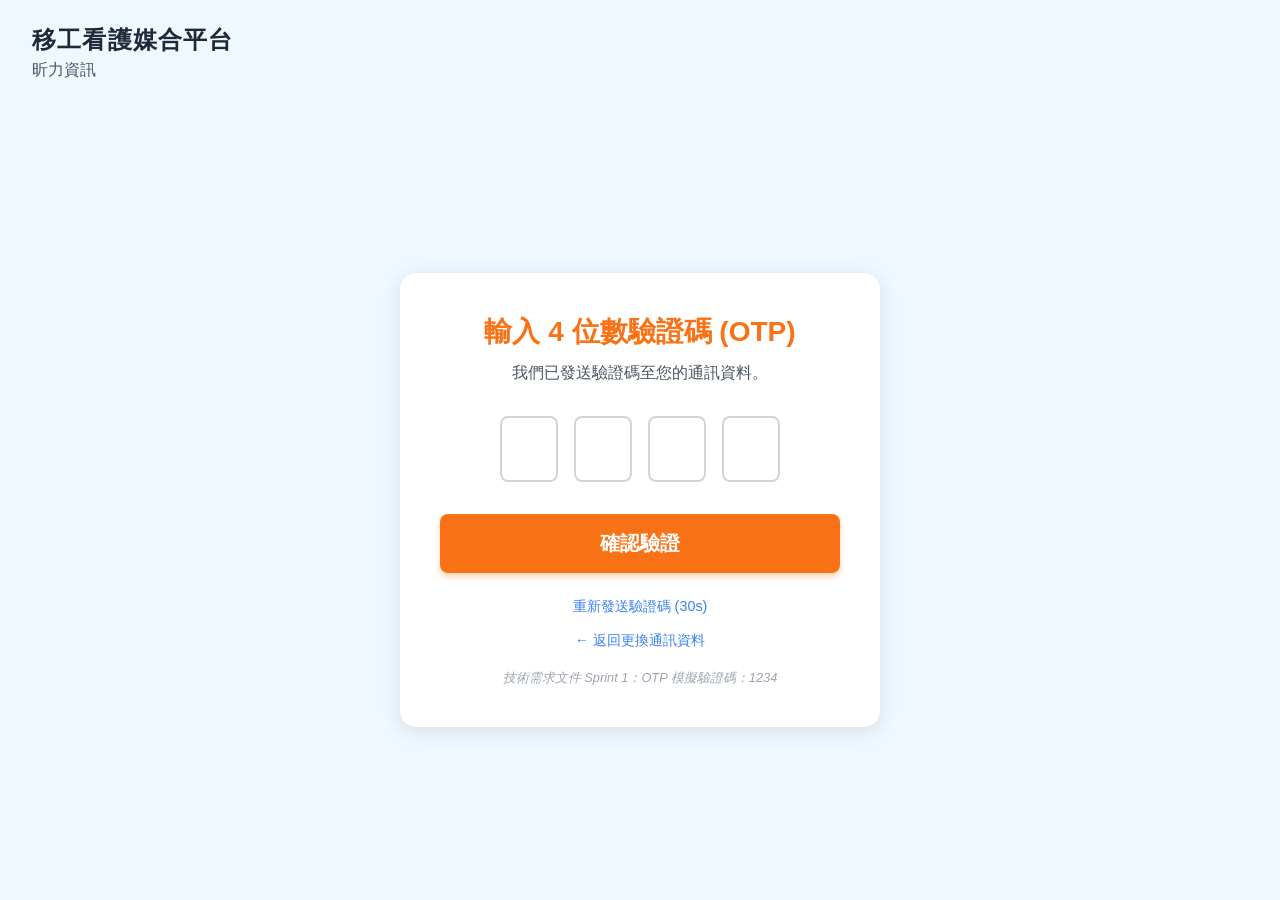
<file: verify-otp.html>
<!DOCTYPE html>
<html lang="zh-TW">
<head>
    <meta charset="UTF-8">
    <meta name="viewport" content="width=device-width, initial-scale=1.0">
    <title>輸入 OTP 驗證碼 - 昕力資訊</title>
    <style>
        /* 延用首頁與移工頁的色彩規範 */
        :root {
            --primary-orange: #f97316; /* 主要色調：橘色 */
            --secondary-blue: #3b82f6; /* 輔助色調：藍色 */
            --bg-light-blue: #f0f8ff;  /* 淺藍色背景 */
            --text-dark: #1f2937;
        }

        body {
            font-family: 'Segoe UI', Tahoma, Geneva, Verdana, sans-serif;
            margin: 0;
            padding: 0;
            display: flex;
            flex-direction: column;
            min-height: 100vh;
            background-color: var(--bg-light-blue);
            color: var(--text-dark);
        }

        /* 左上角標題區塊（延用） */
        header {
            padding: 24px 32px;
            position: absolute;
            top: 0;
            left: 0;
        }

        header h1 {
            margin: 0;
            font-size: 1.5rem;
            font-weight: bold;
            letter-spacing: 0.05em;
        }

        header p {
            margin: 4px 0 0 0;
            font-size: 1rem;
            color: #4b5563;
        }

        /* 中央 OTP 輸入區塊 */
        main {
            flex: 1;
            display: flex;
            justify-content: center;
            align-items: center;
            padding: 20px;
            margin-top: 100px; /* 增加間距 */
        }

        .otp-container {
            background-color: white;
            padding: 40px;
            border-radius: 16px;
            box-shadow: 0 4px 20px rgba(0, 0, 0, 0.1);
            width: 100%;
            max-width: 400px;
            text-align: center;
        }

        .otp-header h2 {
            margin: 0 0 12px 0;
            font-size: 1.75rem;
            font-weight: bold;
            color: var(--primary-orange); /* 核心動作頁面使用橘色 */
        }

        .otp-header p {
            margin: 0 0 32px 0;
            color: #4b5563;
            font-size: 1rem;
        }

        /* 4 數字輸入框容器 */
        .otp-input-group {
            display: flex;
            justify-content: center;
            gap: 16px;
            margin-bottom: 32px;
        }

        .otp-field {
            width: 50px;
            height: 60px;
            font-size: 2rem;
            text-align: center;
            border: 2px solid #d1d5db;
            border-radius: 8px;
            background-color: white;
        }

        .otp-field:focus {
            border-color: var(--primary-orange);
            outline: none;
            box-shadow: 0 0 0 2px rgba(249, 115, 22, 0.2);
        }

        /* 確認驗證按鈕 */
        .confirm-btn {
            background-color: var(--primary-orange);
            color: white;
            border: none;
            padding: 16px;
            font-size: 1.25rem;
            font-weight: bold;
            border-radius: 8px;
            cursor: pointer;
            width: 100%;
            box-shadow: 0 4px 6px rgba(249, 115, 22, 0.3);
            transition: background-color 0.2s;
        }

        .confirm-btn:hover {
            background-color: #ea580c; /* 深一點的橘色 */
        }

        /* 底部連結 */
        .footer-links {
            margin-top: 24px;
            font-size: 0.9rem;
            color: #6b7280;
        }

        .footer-links a {
            color: var(--secondary-blue);
            text-decoration: none;
        }

        .footer-links a:hover {
            text-decoration: underline;
        }

        /* 模擬 OTP 的提示文字 */
        .demo-tip {
            margin-top: 20px;
            font-size: 0.8rem;
            color: #9ca3af;
            font-style: italic;
        }
    </style>
</head>
<body>

    <header>
        <h1>移工看護媒合平台</h1>
        <p>昕力資訊</p>
    </header>

    <main>
        <div class="otp-container">
            <div class="otp-header">
                <h2>輸入 4 位數驗證碼 (OTP)</h2>
                <p>我們已發送驗證碼至您的通訊資料。</p>
            </div>

            <div class="otp-input-group">
                <input type="text" class="otp-field" id="field-1" maxlength="1">
                <input type="text" class="otp-field" id="field-2" maxlength="1">
                <input type="text" class="otp-field" id="field-3" maxlength="1">
                <input type="text" class="otp-field" id="field-4" maxlength="1">
            </div>

            <button class="confirm-btn" id="btn-confirm">確認驗證</button>

            <div class="footer-links">
                <p><a href="#">重新發送驗證碼 (30s)</a></p>
                <p><a href="index.html">← 返回更換通訊資料</a></p>
            </div>

            <div class="demo-tip">技術需求文件 Sprint 1：OTP 模擬驗證碼：1234</div>
        </div>
    </main>

    <script>
        // --- 取得 DOM 元素 ---
        // 取得四個輸入框，並將它們存入陣列，方便遍歷操作
        const fields = [
            document.getElementById('field-1'),
            document.getElementById('field-2'),
            document.getElementById('field-3'),
            document.getElementById('field-4')
        ];
        // 取得確認驗證按鈕
        const btnConfirm = document.getElementById('btn-confirm');

        // --- 互動邏輯函數定義 ---

        // 當一個框輸入完一個數字，自動跳到下一個輸入框
        fields.forEach((field, index) => {
            field.addEventListener('input', (e) => {
                // 如果目前輸入框輸入了一個字元，且不是最後一個輸入框
                if (e.target.value.length === 1 && index < fields.length - 1) {
                    // 將焦點聚焦到下一個輸入框
                    fields[index + 1].focus();
                }
            });
        });

        // 處理確認驗證邏輯
        btnConfirm.addEventListener('click', () => {
            // 1. 將四個輸入框的值組合起來，形成 enteredOtp 字串
            const enteredOtp = fields.map(f => f.value).join('');
            
            // 2. 技術需求文件 Sprint 1 的重點：OTP 驗證模擬 (Fake OTP)
            // 我們使用模擬驗證碼：1234
            if (enteredOtp === '1234') {
                console.log("模擬驗證成功！enteredOtp: ", enteredOtp);
                // 顯示成功警示窗（未來可以改為跳轉到 Dashboard）
                alert(`模擬驗證成功！\n準備前往使用者 Dashboard...`);
                const role = localStorage.getItem('mcp_role') || 'worker';
                window.location.href = role === 'admin' ? 'admin-login.html' : (role === 'employer' ? 'home.html' : 'worker-dashboard.html');
            } else {
                // 若驗證碼輸入錯誤（或不符合模擬碼 1234），顯示錯誤提示
                console.log("驗證失敗！enteredOtp: ", enteredOtp);
                alert('驗證碼錯誤，請重新輸入！(技術展示模擬：請輸入 1234)');
            }
        });
    </script>

</body>
</html>
</file>
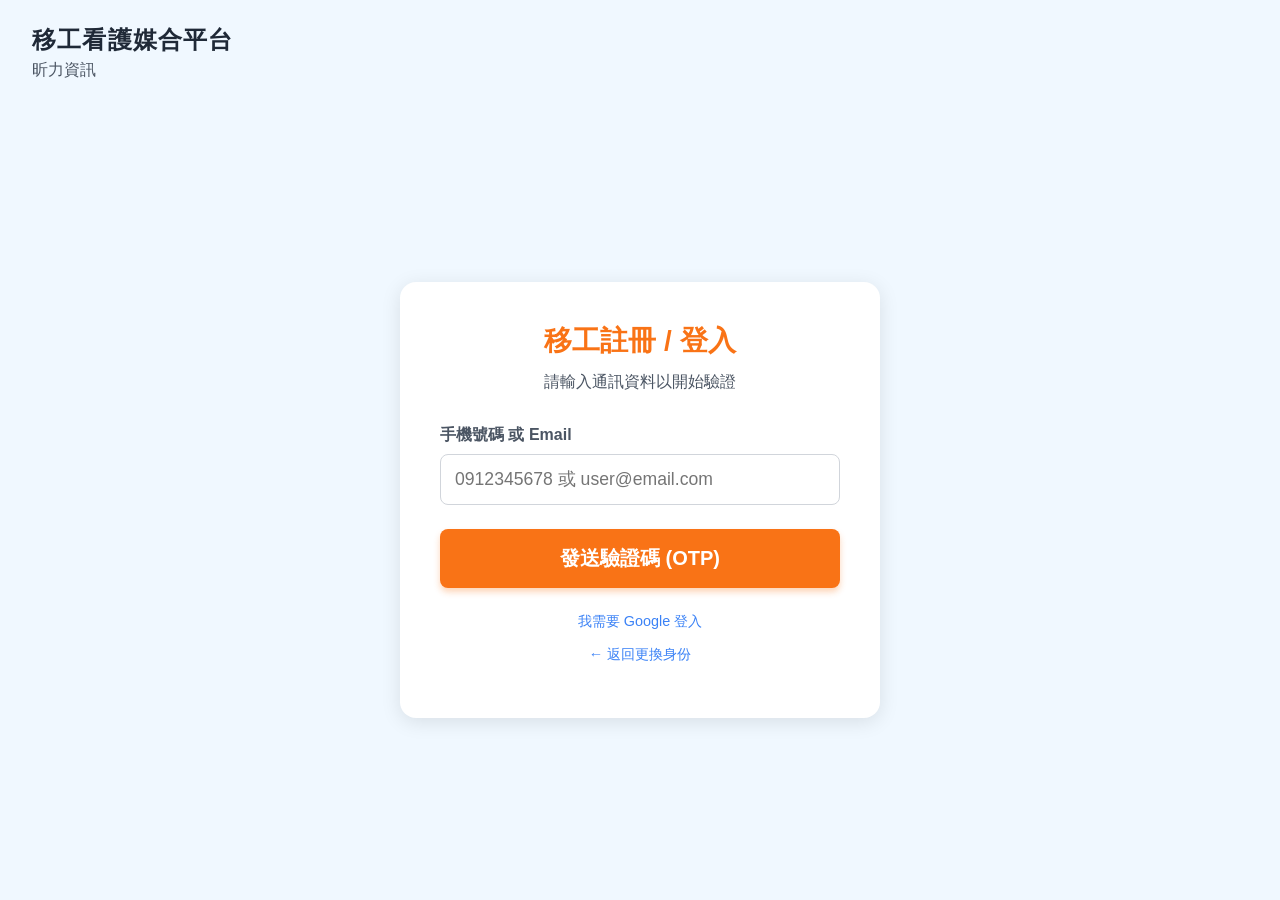
<file: worker-auth.html>
<!DOCTYPE html>
<html lang="zh-TW">
<head>
    <meta charset="UTF-8">
    <meta name="viewport" content="width=device-width, initial-scale=1.0">
    <title>移工註冊/登入 - 昕力資訊</title>
    <style>
        /* =========================================
           1. 定義色彩變數 & 基礎樣式 (延用首頁規範)
           ========================================= */
        :root {
            --primary-orange: #f97316; /* 主要色調：橘色 */
            --secondary-blue: #3b82f6; /* 輔助色調：藍色 */
            --bg-light-blue: #f0f8ff;  /* 淺藍色背景，讓版面更柔和 */
            --text-dark: #1f2937;
        }

        body {
            font-family: 'Segoe UI', Tahoma, Geneva, Verdana, sans-serif;
            margin: 0;
            padding: 0;
            display: flex;
            flex-direction: column;
            min-height: 100vh;
            background-color: var(--bg-light-blue);
            color: var(--text-dark);
        }

        /* =========================================
           2. 左上角標題區塊 (Header)
           ========================================= */
        header {
            padding: 24px 32px;
            position: absolute;
            top: 0;
            left: 0;
        }

        header h1 {
            margin: 0;
            font-size: 1.5rem;
            font-weight: bold;
            letter-spacing: 0.05em;
        }

        header p {
            margin: 4px 0 0 0;
            font-size: 1rem;
            color: #4b5563;
        }

        /* =========================================
           3. 中央登入/註冊區塊 (Main)
           ========================================= */
        main {
            flex: 1;
            display: flex;
            justify-content: center;
            align-items: center;
            padding: 20px;
            margin-top: 100px; /* 增加間距，確保與 header 不重疊 */
        }

        /* --- 登入卡片容器 --- */
        .auth-container {
            background-color: white;
            padding: 40px;
            border-radius: 16px;
            box-shadow: 0 4px 20px rgba(0, 0, 0, 0.1);
            width: 100%;
            max-width: 400px;
            text-align: center;
        }

        /* --- 卡片頭部標題 --- */
        .auth-header h2 {
            margin: 0 0 12px 0;
            font-size: 1.75rem;
            font-weight: bold;
            color: var(--primary-orange);
        }

        .auth-header p {
            margin: 0 0 32px 0;
            color: #4b5563;
            font-size: 1rem;
        }

        /* --- 輸入框群組樣式 --- */
        .input-group {
            text-align: left;
            margin-bottom: 24px;
        }

        .input-group label {
            display: block;
            margin-bottom: 8px;
            font-weight: bold;
            color: #4b5563;
        }

        .input-group input {
            width: 100%;
            padding: 14px;
            font-size: 1.1rem;
            border: 1px solid #d1d5db;
            border-radius: 8px;
            box-sizing: border-box; /* 確保 padding 不會把寬度撐爆 */
        }

        /* 輸入框聚焦時的狀態 */
        .input-group input:focus {
            border-color: var(--secondary-blue);
            outline: none;
            box-shadow: 0 0 0 2px rgba(59, 130, 246, 0.2);
        }

        /* --- 「發送驗證碼 (OTP)」核心按鈕 --- */
        .otp-btn {
            background-color: var(--primary-orange);
            color: white;
            border: none;
            padding: 16px;
            font-size: 1.25rem;
            font-weight: bold;
            border-radius: 8px;
            cursor: pointer;
            width: 100%;
            box-shadow: 0 4px 6px rgba(249, 115, 22, 0.3);
            transition: background-color 0.2s ease;
        }

        /* 按鈕懸停狀態 */
        .otp-btn:hover {
            background-color: #ea580c; /* 深一點的橘色 */
        }

        /* --- 底部連結區域 --- */
        .footer-links {
            margin-top: 24px;
            font-size: 0.9rem;
            color: #6b7280;
        }

        /* 底部連結文字樣式 (藍色) */
        .footer-links a {
            color: var(--secondary-blue);
            text-decoration: none;
        }

        /* 底部連結懸停狀態 (底線) */
        .footer-links a:hover {
            text-decoration: underline;
        }
    </style>
</head>
<body>

    <header>
        <h1>移工看護媒合平台</h1>
        <p>昕力資訊</p>
    </header>

    <main>
        <div class="auth-container">
            <div class="auth-header">
                <h2>移工註冊 / 登入</h2>
                <p>請輸入通訊資料以開始驗證</p>
            </div>

            <div class="input-group">
                <label for="contact-input">手機號碼 或 Email</label>
                <input type="text" id="contact-input" placeholder="0912345678 或 user@email.com">
            </div>

            <button class="otp-btn" id="btn-otp">發送驗證碼 (OTP)</button>

            <div class="footer-links">
                <p><a href="#">我需要 Google 登入</a></p>
                <p><a href="index.html">← 返回更換身份</a></p>
            </div>
        </div>
    </main>

    <script>
        // --- DOM 元素取得 ---
        const btnOtp = document.getElementById('btn-otp');
        const contactInput = document.getElementById('contact-input');

        // --- 事件監聽器綁定 ---

        // 當點擊「發送驗證碼 (OTP)」按鈕時
        btnOtp.addEventListener('click', () => {
            // 取得輸入的手機或 Email 值，並移除前後空白
            localStorage.setItem('mcp_role','worker');
            const inputValue = contactInput.value.trim();
            
            // 1. 基礎防呆驗證：檢查是否輸入了東西
            if (!inputValue) {
                alert('請先輸入手機號碼或 Email！');
                return;
            }

            // 2. 技術需求文件 Sprint 1 的重點：Email 與手機 OTP (假的 OTP 模擬)
            console.log("防呆驗證通過，準備模擬為以下資料發送 OTP：", inputValue);
            
            // [修正關鍵點]：將 alert 警示窗改為真正的網頁跳轉！

            // 修正前 (BUG)：只顯示 alert，不會跳轉
            // alert(`驗證碼 (OTP) 已發送至：\n${inputValue}\n\n(技術文件 Sprint 1：OTP 發送功能模擬通過)`);
            // window.location.href = '/verify-otp'; // COMMENTED OUT: BUG FIX

            // 修正後 (正式啟用)：跳轉到輸入假的/模擬的 OTP 頁面
            // window.location.href = 'verify-otp.html'; // COMMENTED OUT: BUG FIX

            // 我們把它改成這樣，先通知使用者準備輸入假的驗證碼：
            alert(`【技術展示】\n驗證碼 (OTP) 已模擬發送至：\n${inputValue}\n\n請在下一頁輸入模擬驗證碼：1234`);
            
            // [修正]：真正地將頁面跳轉啟用！跳轉到輸入假的/模擬的 OTP 頁面。
            window.location.href = 'verify-otp.html'; 
        });
    </script>

</body>
</html>
</file>
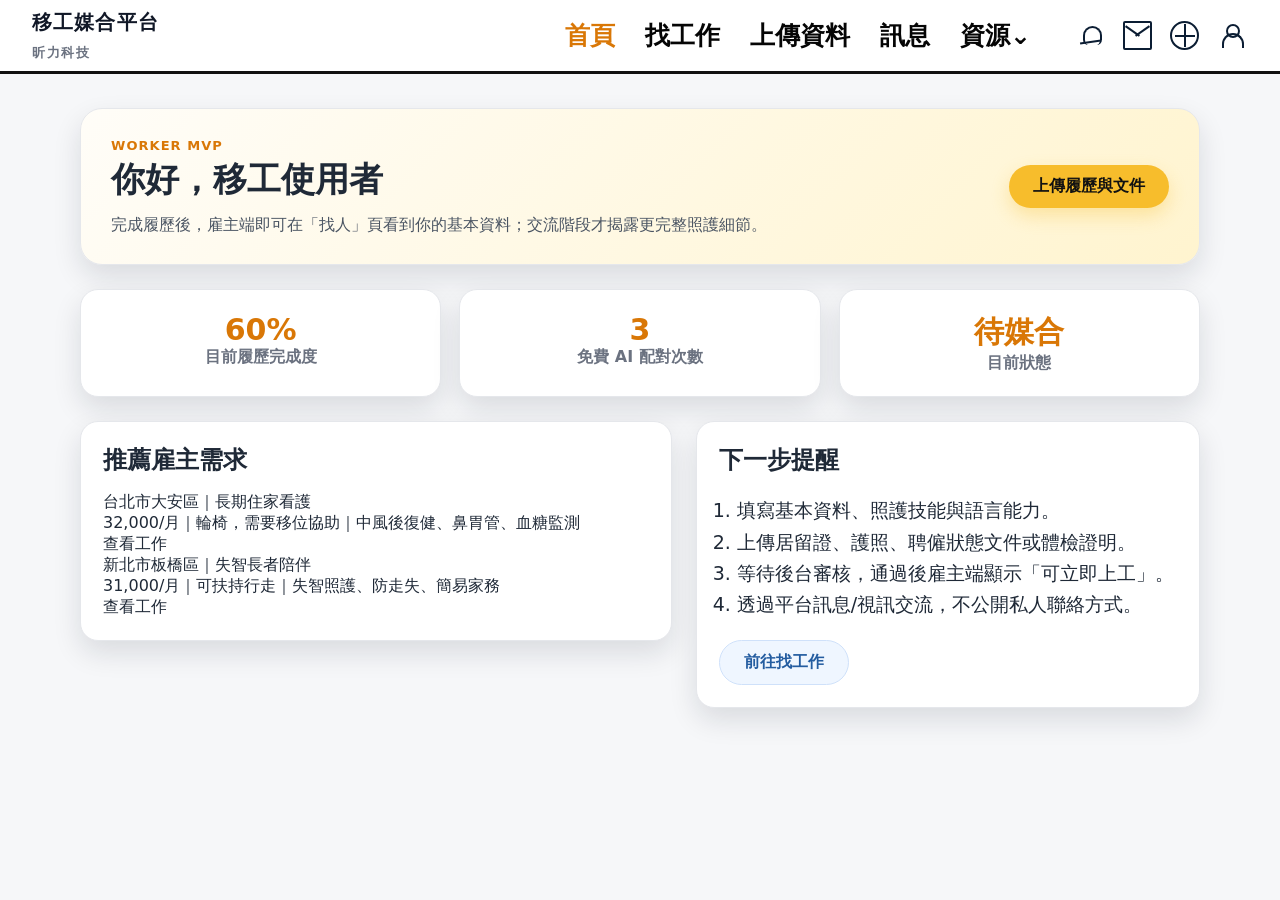
<file: worker-dashboard.html>
<!doctype html>
<html lang="zh-Hant-TW">
<head><meta charset="utf-8"><meta name="viewport" content="width=device-width,initial-scale=1"><title>首頁 Dashboard｜移工看護媒合平台</title><link rel="stylesheet" href="app.css"></head>
<body>
<header class="topbar worker-topbar floating-island">
  <a class="brand" href="worker-dashboard.html"><span class="brand-title">移工媒合平台</span><span class="brand-subtitle">昕力科技</span></a>
  <nav class="nav" aria-label="移工主要導覽"><a class="active" href="worker-dashboard.html">首頁</a><a href="find-jobs.html">找工作</a><a href="worker-profile.html">上傳資料</a><a href="chat.html">訊息</a><a href="resources.html">資源⌄</a></nav>
  <div class="nav-actions" aria-label="快捷功能"><button type="button" class="icon-btn" data-action="notify" aria-label="通知"><span class="bell-icon" aria-hidden="true"></span></button><a class="icon-btn" href="chat.html" aria-label="訊息"><span class="mail-icon" aria-hidden="true"></span></a><button type="button" class="icon-btn" data-action="language" aria-label="語言切換"><span class="globe-icon" aria-hidden="true"></span></button><a class="icon-btn" href="worker-auth.html" aria-label="會員"><span class="user-icon" aria-hidden="true"></span></a></div>
</header>
<main class="container dashboard-page">
  <section class="mvp-hero worker-side"><div><p class="eyebrow">Worker MVP</p><h1>你好，移工使用者</h1><p>完成履歷後，雇主端即可在「找人」頁看到你的基本資料；交流階段才揭露更完整照護細節。</p></div><a class="btn btn-primary" href="worker-profile.html">上傳履歷與文件</a></section>
  <section class="stats-grid"><div class="stat-card"><b>60%</b><span>目前履歷完成度</span></div><div class="stat-card"><b>3</b><span>免費 AI 配對次數</span></div><div class="stat-card"><b>待媒合</b><span>目前狀態</span></div></section>
  <section class="two-col"><div class="admin-card"><h2>推薦雇主需求</h2><div id="jobList"></div></div><div class="admin-card"><h2>下一步提醒</h2><ol class="timeline"><li>填寫基本資料、照護技能與語言能力。</li><li>上傳居留證、護照、聘僱狀態文件或體檢證明。</li><li>等待後台審核，通過後雇主端顯示「可立即上工」。</li><li>透過平台訊息/視訊交流，不公開私人聯絡方式。</li></ol><a class="btn btn-secondary" href="find-jobs.html">前往找工作</a></div></section>
</main>
<script src="local-data.js"></script><script src="app.js"></script>
</body></html>
</file>
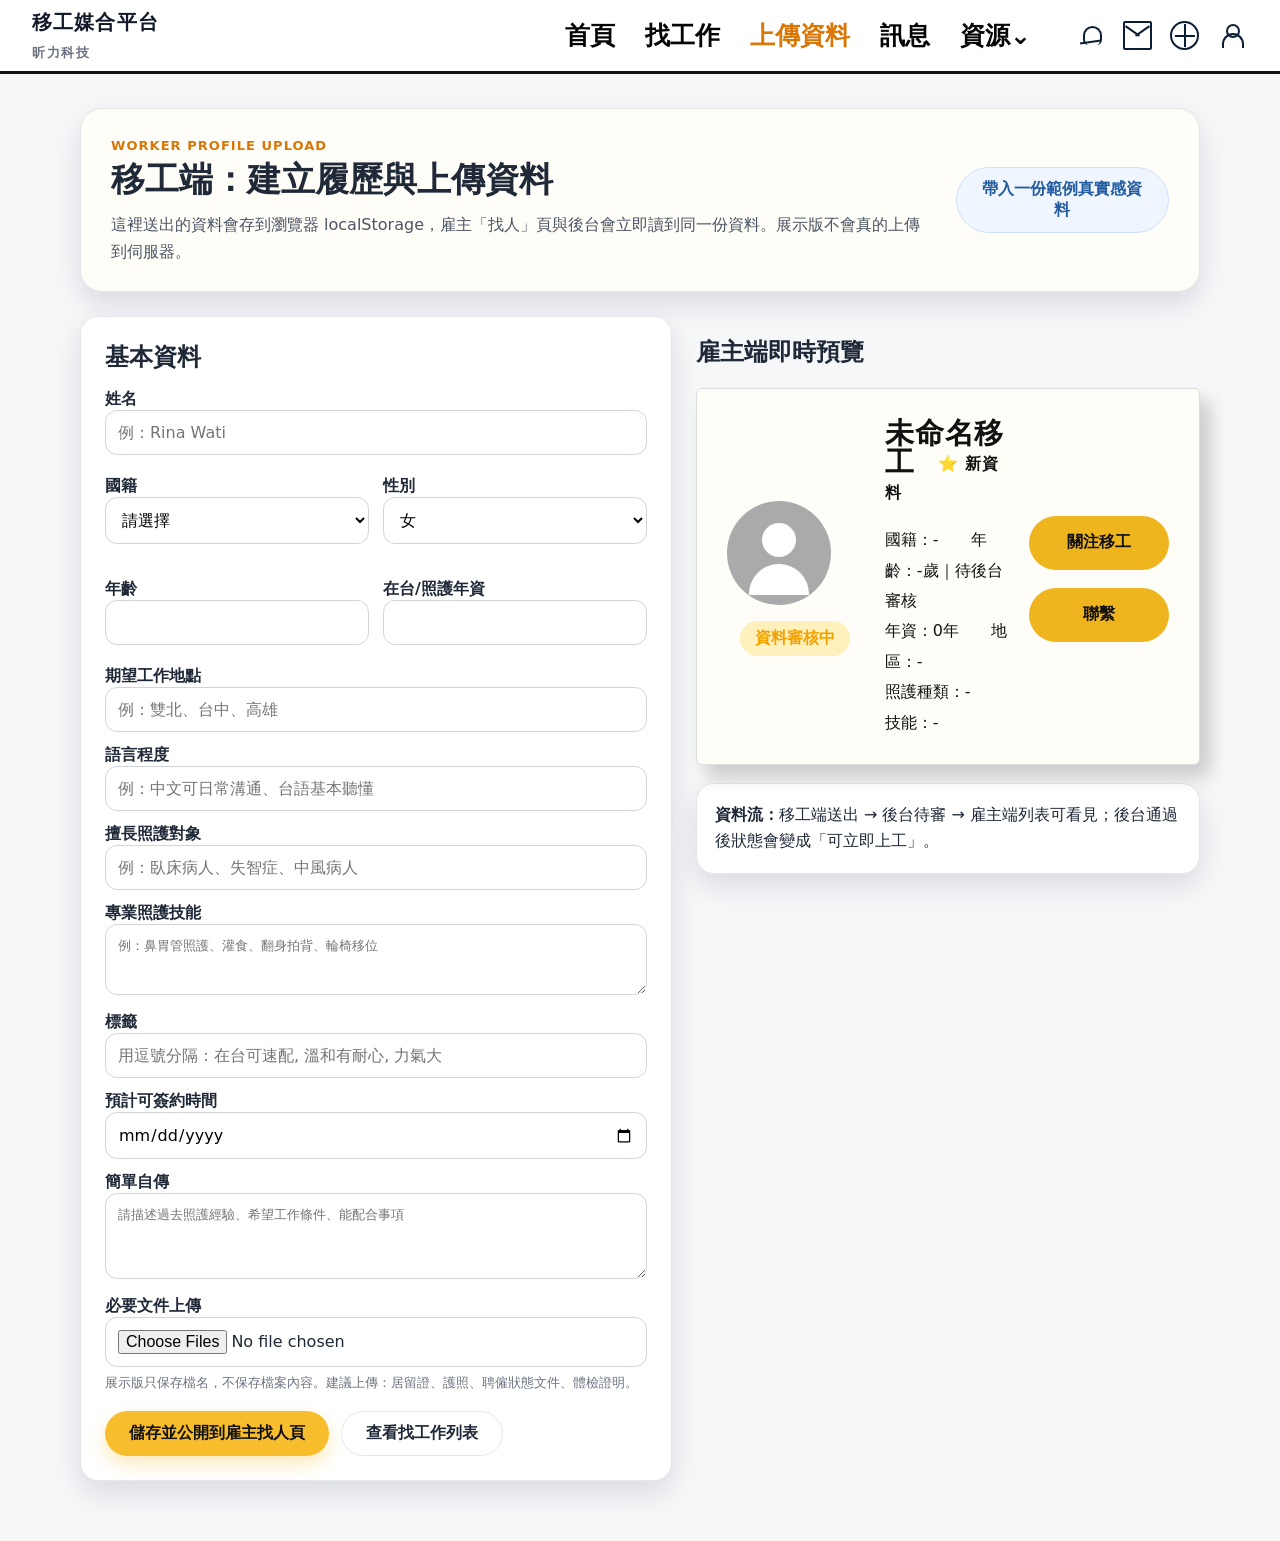
<file: worker-profile.html>
<!doctype html>
<html lang="zh-Hant-TW">
<head>
  <meta charset="utf-8"><meta name="viewport" content="width=device-width,initial-scale=1">
  <title>移工上傳資料｜移工看護媒合平台</title><link rel="stylesheet" href="app.css">
</head>
<body>
<header class="topbar worker-topbar floating-island">
  <a class="brand" href="worker-dashboard.html"><span class="brand-title">移工媒合平台</span><span class="brand-subtitle">昕力科技</span></a>
  <nav class="nav" aria-label="移工主要導覽"><a href="worker-dashboard.html">首頁</a><a href="find-jobs.html">找工作</a><a class="active" href="worker-profile.html">上傳資料</a><a href="chat.html">訊息</a><a href="resources.html">資源⌄</a></nav>
  <div class="nav-actions" aria-label="快捷功能"><button type="button" class="icon-btn" data-action="notify" aria-label="通知"><span class="bell-icon" aria-hidden="true"></span></button><a class="icon-btn" href="chat.html" aria-label="訊息"><span class="mail-icon" aria-hidden="true"></span></a><button type="button" class="icon-btn" data-action="language" aria-label="語言切換"><span class="globe-icon" aria-hidden="true"></span></button><a class="icon-btn" href="worker-auth.html" aria-label="會員"><span class="user-icon" aria-hidden="true"></span></a></div>
</header>
<main class="container dashboard-page">
  <section class="mvp-hero"><div><p class="eyebrow">Worker Profile Upload</p><h1>移工端：建立履歷與上傳資料</h1><p>這裡送出的資料會存到瀏覽器 localStorage，雇主「找人」頁與後台會立即讀到同一份資料。展示版不會真的上傳到伺服器。</p></div><button class="btn btn-secondary" id="fillSample" type="button">帶入一份範例真實感資料</button></section>
  <section class="two-col">
    <form id="workerProfileForm" class="form-card">
      <input type="hidden" name="id" value="">
      <h2>基本資料</h2>
      <label>姓名<input name="name" placeholder="例：Rina Wati" required></label>
      <div class="form-grid"><label>國籍<select name="country" required><option value="">請選擇</option><option>印尼</option><option>越南</option><option>菲律賓</option><option>泰國</option></select></label><label>性別<select name="gender"><option>女</option><option>男</option></select></label><label>年齡<input name="age" type="number" min="18" max="65"></label><label>在台/照護年資<input name="exp" type="number" min="0" max="30"></label></div>
      <label>期望工作地點<input name="area" placeholder="例：雙北、台中、高雄"></label>
      <label>語言程度<input name="lang" placeholder="例：中文可日常溝通、台語基本聽懂"></label>
      <label>擅長照護對象<input name="care" placeholder="例：臥床病人、失智症、中風病人"></label>
      <label>專業照護技能<textarea name="skills" rows="3" placeholder="例：鼻胃管照護、灌食、翻身拍背、輪椅移位"></textarea></label>
      <label>標籤<input name="tags" placeholder="用逗號分隔：在台可速配, 溫和有耐心, 力氣大"></label>
      <label>預計可簽約時間<input name="availableDate" type="date"></label>
      <label>簡單自傳<textarea name="bio" rows="4" placeholder="請描述過去照護經驗、希望工作條件、能配合事項"></textarea></label>
      <label>必要文件上傳<input id="documents" name="documents" type="file" multiple><small>展示版只保存檔名，不保存檔案內容。建議上傳：居留證、護照、聘僱狀態文件、體檢證明。</small></label>
      <div class="form-actions"><button class="btn btn-primary" type="submit">儲存並公開到雇主找人頁</button><a class="btn btn-ghost" href="find-jobs.html">查看找工作列表</a></div>
    </form>
    <aside><h2>雇主端即時預覽</h2><div id="workerPreview" class="worker-list"></div><div class="info-card helper-card"><b>資料流：</b>移工端送出 → 後台待審 → 雇主端列表可看見；後台通過後狀態會變成「可立即上工」。</div></aside>
  </section>
</main>
<script src="local-data.js"></script><script src="app.js"></script>
</body></html>
</file>
<file: app.css>
:root{
  --brand:#111827;--ink:#1f2937;--muted:#6b7280;--line:#e5e7eb;--paper:#fffdf8;
  --bg:#f6f7f9;--blue:#6f9ed6;--blue-dark:#4779bd;--yellow:#f7bd2c;--yellow-soft:#fee6a6;
  --green:#9ff0b9;--pink:#ffd5da;--shadow:0 12px 28px rgba(17,24,39,.12);--radius:22px;
}
*{box-sizing:border-box}html{scroll-behavior:smooth}body{margin:0;font-family:"Noto Sans TC","PingFang TC","Microsoft JhengHei",system-ui,-apple-system,sans-serif;color:var(--ink);background:var(--bg)}
a{color:inherit;text-decoration:none}button,input,select{font:inherit}.container{width:min(1120px,calc(100% - 40px));margin:auto}.topbar{height:56px;background:#fff;display:flex;align-items:center;justify-content:space-between;padding:0 26px;border-bottom:1px solid #d7d7d7;position:sticky;top:0;z-index:50}.brand{font-weight:900;font-size:22px;letter-spacing:.06em;display:flex;align-items:center;gap:8px}.brand small{font-size:13px;color:var(--muted);font-weight:700}.nav{display:flex;gap:32px;font-weight:900;font-size:18px}.nav a{padding:14px 0;border-bottom:4px solid transparent}.nav a.active,.nav a:hover{border-bottom-color:var(--yellow);color:#111}.nav-icons{display:flex;gap:15px;color:#374151;font-size:20px}.hero{background:#79a7dc;padding:30px 0;color:#fff}.hero-grid{display:grid;grid-template-columns:1.1fr .9fr;gap:34px;align-items:center}.hero h1{font-size:42px;line-height:1.22;margin:0 0 12px;font-weight:900;letter-spacing:.04em}.hero p{font-size:20px;margin:0 0 20px}.pill{display:inline-flex;align-items:center;gap:8px;border-radius:999px;padding:10px 20px;background:#fff;color:#f28b22;font-weight:900;box-shadow:var(--shadow)}.hero-img{height:220px;border:4px solid #fff;border-radius:12px;background:linear-gradient(135deg,#dde7f7,#91b1d7);display:flex;align-items:center;justify-content:center;font-size:68px}.section{padding:36px 0}.section-title{text-align:center;font-size:30px;font-weight:900;margin:0 0 6px}.section-sub{text-align:center;color:var(--muted);font-weight:700;margin:0 0 18px}.feature-grid{display:grid;grid-template-columns:repeat(3,1fr);gap:22px}.feature-card,.worker-card,.info-card,.detail-panel,.chat-panel{background:#fff;border:1px solid var(--line);border-radius:16px;box-shadow:var(--shadow)}.feature-card{padding:22px;min-height:160px}.feature-card h3{margin:0 0 10px;color:#316fb1}.feature-card .num{font-size:28px;color:#f59e0b;font-weight:900}.cta-row{text-align:center;margin-top:20px}.btn{border:0;border-radius:999px;padding:11px 24px;font-weight:900;cursor:pointer;display:inline-flex;align-items:center;justify-content:center;gap:8px}.btn-primary{background:var(--yellow);color:#111;box-shadow:0 8px 18px rgba(247,189,44,.32)}.btn-secondary{background:#eff6ff;color:#235ca0;border:1px solid #cfe1fa}.btn-ghost{background:#fff;border:1px solid var(--line);color:var(--ink)}.btn-locked{background:#e5e7eb;color:#6b7280;cursor:not-allowed}.worker-strip{display:grid;grid-template-columns:repeat(3,1fr);gap:24px}.mini-worker{padding:18px;text-align:center;border:3px solid #111;border-radius:12px;background:#fff}.avatar{width:78px;height:78px;border-radius:50%;background:#b7b7b7;display:inline-flex;align-items:center;justify-content:center;color:#fff;font-size:36px;margin-bottom:8px}.mini-worker b,.worker-card h3{font-size:22px;letter-spacing:.03em}.news-grid{display:grid;grid-template-columns:1fr 1.2fr;gap:28px}.image-box{height:210px;background:linear-gradient(135deg,#e5e7eb,#c7d2fe);border:1px solid var(--line);border-radius:10px;display:flex;align-items:center;justify-content:center;font-size:54px}.news-list{display:grid;gap:12px}.news-item{background:#fff;border:2px solid #6aa1db;border-radius:10px;padding:12px 16px}.footer{margin-top:36px;background:#d9d9d9;padding:30px 0}.footer-grid{display:grid;grid-template-columns:1fr 1fr;gap:24px}.consult input{display:block;width:100%;margin:8px 0;padding:10px;border:0;border-radius:3px}.find-layout{display:grid;grid-template-columns:280px 1fr;gap:28px;padding:28px 0}.filters{background:#ffd982;border-radius:24px;padding:22px;align-self:start;position:sticky;top:76px}.search-box{display:flex;gap:8px;background:#fff;border:2px solid #111;border-radius:999px;padding:8px 12px;margin-bottom:16px}.search-box input{border:0;outline:0;width:100%;background:transparent}.filter-group{border-top:1px solid rgba(0,0,0,.18);padding:14px 0}.filter-group h4{margin:0 0 8px}.check{display:block;margin:6px 0;font-size:14px}.tag-cloud{display:flex;flex-wrap:wrap;gap:8px}.tag{font-size:13px;background:#9fc8d7;border-radius:999px;padding:5px 10px;color:#17465c;font-weight:700}.ad{height:210px;background:#ccc;border-radius:24px;display:grid;place-items:center;color:#fff;font-size:26px;margin-top:22px}.worker-list{display:grid;gap:18px}.worker-card{display:grid;grid-template-columns:118px 1fr 160px;gap:14px;align-items:center;padding:18px}.worker-card .avatar{width:88px;height:88px;margin:0 auto}.worker-card h3{margin:0 0 4px}.meta{font-size:14px;line-height:1.65}.rating{font-weight:900;color:#111}.status{display:inline-block;border-radius:999px;padding:5px 16px;font-size:14px;font-weight:900;margin-top:8px}.ok{background:var(--green);color:#14843a}.no{background:var(--pink);color:#dd3a52}.review{background:#ffe7a3;color:#d97706}.actions{display:grid;gap:10px}.pagination{text-align:center;margin:24px 0}.pagination a{display:inline-flex;width:28px;height:28px;border-radius:50%;align-items:center;justify-content:center;margin:0 3px}.pagination .active{background:var(--yellow)}.detail-hero{padding:28px 0}.detail-panel{padding:28px}.detail-head{display:grid;grid-template-columns:1fr auto;gap:20px;align-items:start;border-bottom:1px solid var(--line);padding-bottom:20px}.detail-actions{display:flex;gap:10px;flex-wrap:wrap}.detail-title{font-size:30px;margin:0 0 6px}.chips{display:flex;gap:8px;flex-wrap:wrap;margin:12px 0}.chip{background:#eff6ff;color:#1e5a97;border-radius:999px;padding:6px 12px;font-weight:800;font-size:13px}.detail-grid{display:grid;grid-template-columns:1fr 1fr;gap:24px;margin-top:24px}.detail-block h3{margin:0 0 10px;font-size:22px}.timeline{padding-left:18px;line-height:1.75}.qa,.review-card{background:#fafafa;border:1px solid var(--line);border-radius:14px;padding:14px;margin-bottom:12px}.chat-shell{display:grid;grid-template-columns:280px 1fr;gap:22px;padding:28px 0}.chat-list,.chat-panel{background:#fff;border-radius:18px;box-shadow:var(--shadow);border:1px solid var(--line)}.chat-list{padding:14px}.contact{padding:12px;border-radius:12px;cursor:pointer}.contact.active,.contact:hover{background:#fff7db}.chat-panel{display:flex;flex-direction:column;min-height:640px;overflow:hidden}.chat-header{padding:16px 20px;border-bottom:1px solid var(--line);display:flex;justify-content:space-between;align-items:center}.messages{flex:1;padding:20px;background:#f8fafc;overflow:auto}.bubble{max-width:72%;padding:12px 14px;border-radius:18px;margin:10px 0;line-height:1.55}.bubble.worker{background:#fff;border:1px solid var(--line)}.bubble.me{background:#ffe28a;margin-left:auto}.quick-replies{padding:14px;border-top:1px solid var(--line);display:flex;gap:8px;flex-wrap:wrap;background:#fff}.composer{padding:14px;border-top:1px solid var(--line);display:flex;gap:10px}.composer input{flex:1;border:1px solid var(--line);border-radius:999px;padding:12px 16px}.toast{position:fixed;right:22px;bottom:22px;background:#111827;color:white;padding:14px 18px;border-radius:12px;box-shadow:var(--shadow);opacity:0;transform:translateY(12px);pointer-events:none;transition:.2s;z-index:99}.toast.show{opacity:1;transform:none}@media(max-width:860px){.nav{gap:14px;font-size:15px}.nav-icons{display:none}.hero-grid,.feature-grid,.worker-strip,.news-grid,.find-layout,.worker-card,.detail-grid,.chat-shell,.footer-grid{grid-template-columns:1fr}.filters{position:static}.worker-card{grid-template-columns:90px 1fr}.actions{grid-column:1/-1;grid-template-columns:1fr 1fr}.hero h1{font-size:34px}.topbar{padding:0 14px}.brand{font-size:18px}.container{width:min(100% - 24px,1120px)}}

/* === 2026 找人介面補齊：依新版 PDF 設計調整 === */
.topbar{height:74px;padding:0 32px;border-bottom:3px solid #111;box-shadow:none;background:#fff;gap:24px}.brand{font-size:29px;white-space:nowrap;color:#050505}.brand small{display:none}.nav{gap:30px;font-size:25px;margin-left:auto}.nav a{border:0;padding:20px 0;color:#050505}.nav a.active,.nav a:hover{border:0;color:#050505}.nav-actions{display:flex;align-items:center;gap:13px;margin-left:18px}.icon-btn{width:34px;height:34px;border:0;background:transparent;padding:0;display:grid;place-items:center;cursor:pointer;color:#0b1d33}.icon-btn:hover{transform:translateY(-1px)}.bell-icon,.mail-icon,.globe-icon,.user-icon{display:block;position:relative;width:29px;height:29px}.bell-icon:before{content:"";position:absolute;left:7px;top:5px;width:15px;height:17px;border:2px solid currentColor;border-radius:12px 12px 7px 7px;border-bottom:0}.bell-icon:after{content:"";position:absolute;left:4px;top:20px;width:21px;height:2px;background:currentColor;box-shadow:8px 4px 0 -2px currentColor;transform:rotate(-8deg)}.mail-icon{border:2px solid currentColor;border-radius:2px}.mail-icon:before,.mail-icon:after{content:"";position:absolute;top:7px;width:17px;height:2px;background:currentColor}.mail-icon:before{left:-1px;transform:rotate(35deg)}.mail-icon:after{right:-1px;transform:rotate(-35deg)}.globe-icon{border:2px solid currentColor;border-radius:50%}.globe-icon:before{content:"";position:absolute;left:12px;top:1px;width:2px;height:23px;background:currentColor}.globe-icon:after{content:"";position:absolute;left:3px;top:12px;width:20px;height:2px;background:currentColor;box-shadow:0 -7px 0 -1px currentColor,0 7px 0 -1px currentColor}.user-icon:before{content:"";position:absolute;left:9px;top:3px;width:10px;height:10px;border:2px solid currentColor;border-radius:50%}.user-icon:after{content:"";position:absolute;left:5px;bottom:2px;width:18px;height:13px;border:2px solid currentColor;border-radius:14px 14px 0 0;border-bottom:0}
.find-layout{width:min(1180px,calc(100% - 24px));grid-template-columns:260px 1fr;gap:28px;padding:38px 0 28px}.filters{background:#ffd98c;border-radius:20px;padding:26px 20px;top:98px;box-shadow:none}.search-box{height:52px;border:2px solid #111;background:#fffdf4;margin-bottom:22px}.filter-group{border-top:0;padding:11px 0}.filter-group h4{font-size:15px;margin:0 0 12px;font-weight:800}.check{font-size:14px;margin:8px 0}.check input{appearance:none;width:17px;height:17px;border:2px solid #111;background:#fff7d8;margin-right:8px;vertical-align:-3px}.check input:checked{background:linear-gradient(135deg,#111 0 48%,#fff7d8 48% 100%)}.filters select{background:#fffdf4!important;height:52px;border:2px solid #111!important;border-radius:14px!important;text-align:center}.filter-more{width:100%;height:28px;border:0;border-radius:999px;background:#7ea8b7;color:#fff;font-size:12px;font-weight:700;margin:8px 0 2px;cursor:pointer}.tag{background:#9fc8d7;color:#31596a;border-radius:999px;font-size:11px;padding:6px 11px}.ad{height:330px;border-radius:28px;background:#d8d8d6;color:#fff;font-weight:900}.worker-list{gap:52px}.worker-card{grid-template-columns:136px minmax(0,1fr) 140px;gap:22px;min-height:198px;padding:30px 30px 26px;border-radius:6px;background:#fffdf8;border:1px solid #ddd;box-shadow:10px 12px 18px rgba(0,0,0,.18)}.worker-card .avatar{width:104px;height:104px;background:#aaa;color:#fff;font-size:0;margin:0 auto 12px;position:relative}.worker-card .avatar:before{content:"";position:absolute;left:35px;top:22px;width:34px;height:34px;background:white;border-radius:50%}.worker-card .avatar:after{content:"";position:absolute;left:22px;top:63px;width:60px;height:31px;background:white;border-radius:42px 42px 0 0}.worker-card h3{font-size:29px;line-height:1;margin:0 0 9px;color:#111}.worker-card .rating{font-size:16px;margin-left:12px;vertical-align:middle}.meta{font-size:16px;line-height:1.9;color:#111}.chips{gap:7px;margin:0 0 10px}.chip{font-size:13px;background:transparent;color:#111;padding:0;border-radius:0;font-weight:700}.status{padding:7px 15px;font-size:16px;margin:0 auto;display:block;width:max-content}.ok{background:#9ff0a5;color:#23b24c}.no{background:#ffd6da;color:#ff5163}.review{background:#fff0bc;color:#f2a100}.actions{gap:18px}.actions .btn{height:54px;border-radius:999px;font-size:16px;padding:0 22px;box-shadow:none}.actions .btn-primary,.actions .btn-secondary{background:#efb51e;color:#111;border:0}.pagination{font-size:16px;margin:42px 0}.pagination a{width:24px;height:24px}.pagination .active{background:#f4bb22;color:#111}.detail-hero{padding:68px 0 34px}.detail-panel{box-shadow:none;border:0;background:#fff;padding:0 36px}.detail-head{grid-template-columns:170px 1fr 220px;border-bottom:1px solid #b9d7e2;padding-bottom:38px;align-items:center}.detail-head:before{content:"";display:block;width:132px;height:132px;background:#aaa;border-radius:50%;position:relative}.detail-title{font-size:35px}.detail-actions{display:grid;gap:9px}.detail-actions .btn{height:46px;background:#efb51e;color:#111;border:0}.detail-grid{grid-template-columns:1fr 1.15fr;border-bottom:1px solid #b9d7e2;padding-bottom:28px}.detail-block{border-bottom:1px solid #b9d7e2;padding:26px 10px}.detail-block h3{font-size:32px;color:#050505}.detail-block p,.timeline,.qa{font-size:19px;line-height:1.65}.review-card{background:#fff;border:0;border-radius:0;border-top:1px solid #b9d7e2;font-size:18px;line-height:1.65}.btn:focus-visible,.icon-btn:focus-visible{outline:3px solid #f7bd2c;outline-offset:3px}@media(max-width:900px){.topbar{height:auto;min-height:72px;flex-wrap:wrap;padding:12px 16px}.nav{order:3;width:100%;justify-content:space-between;gap:12px;font-size:18px}.nav-actions{margin-left:auto}.brand{font-size:24px}.find-layout{grid-template-columns:1fr}.worker-list{gap:18px}.worker-card{grid-template-columns:110px 1fr}.worker-card h3{font-size:23px}.meta{font-size:14px}.detail-head{grid-template-columns:1fr}.detail-head:before{display:none}}
.filters select{width:100%;padding:8px}.list-tool{display:flex;justify-content:flex-end;margin:-8px 0 8px}.sort-btn{border:1px solid #111;background:#fffdf8;border-radius:5px;padding:6px 26px;font-size:11px;cursor:pointer}.sort-btn:hover{background:#fff7db}

/* === MVP worker/admin pages === */
.dashboard-page{padding:34px 0 60px}.mvp-hero{background:#fffdf8;border:1px solid var(--line);border-radius:22px;box-shadow:var(--shadow);padding:26px 30px;margin-bottom:24px;display:flex;align-items:center;justify-content:space-between;gap:20px}.mvp-hero.worker-side{background:linear-gradient(135deg,#fffdf8,#fff4cf)}.mvp-hero h1{font-size:34px;margin:0 0 8px}.mvp-hero p{margin:0;color:#4b5563;line-height:1.7}.eyebrow{color:#d97706!important;font-weight:900;letter-spacing:.08em;text-transform:uppercase;font-size:13px}.two-col{display:grid;grid-template-columns:1.08fr .92fr;gap:24px;align-items:start}.form-card,.admin-card,.helper-card,.stat-card{background:#fff;border:1px solid var(--line);border-radius:18px;box-shadow:var(--shadow)}.form-card{padding:24px}.form-card h2,.admin-card h2{margin:0 0 16px}.form-card label{display:block;font-weight:800;margin:13px 0 8px}.form-card input,.form-card select,.form-card textarea{width:100%;border:1px solid #d1d5db;border-radius:12px;padding:12px;background:#fff;font-weight:500}.form-card small{display:block;color:#6b7280;font-weight:500;margin-top:6px;line-height:1.5}.form-grid{display:grid;grid-template-columns:repeat(2,1fr);gap:14px}.form-actions{display:flex;gap:12px;flex-wrap:wrap;margin-top:18px}.helper-card{padding:18px;margin-top:18px;line-height:1.65}.stats-grid{display:grid;grid-template-columns:repeat(3,1fr);gap:18px;margin-bottom:24px}.stat-card{padding:22px;text-align:center}.stat-card b{display:block;font-size:30px;color:#d97706}.stat-card span{color:#6b7280;font-weight:800}.admin-grid{display:grid;grid-template-columns:2fr 1fr;gap:22px}.admin-card{padding:22px;overflow:hidden}.table-wrap{overflow:auto}.admin-table{width:100%;border-collapse:collapse;font-size:14px}.admin-table th,.admin-table td{border-bottom:1px solid var(--line);padding:12px;text-align:left;white-space:nowrap}.admin-table th{background:#fff7db}.mini-action{border:0;border-radius:999px;background:#f7bd2c;font-weight:900;padding:7px 12px;margin-right:6px;cursor:pointer}.mini-action.danger{background:#fee2e2;color:#b91c1c}.log-list{padding-left:18px;line-height:1.75;color:#374151}.log-list li{margin-bottom:8px}.job-item .view-btn{white-space:nowrap}@media(max-width:900px){.mvp-hero,.two-col,.stats-grid,.admin-grid{grid-template-columns:1fr;display:grid}.mvp-hero{display:grid}.form-grid{grid-template-columns:1fr}}

/* === Admin identity/login + operations console === */
.auth-page-shell{min-height:100vh;background:#f0f8ff;color:#1f2937}.simple-auth-header{position:fixed;top:0;left:0;right:0;height:76px;display:flex;align-items:center;justify-content:space-between;padding:0 32px;z-index:10}.simple-auth-header a{font-size:24px;font-weight:900;color:#111;text-decoration:none}.simple-auth-header span{font-weight:800;color:#6b7280}.auth-center{min-height:100vh;display:grid;place-items:center;padding:100px 20px 40px}.auth-card{background:#fff;border:1px solid #e5e7eb;border-radius:22px;box-shadow:0 18px 50px rgba(15,23,42,.12);padding:34px;width:min(420px,100%)}.auth-card h1{font-size:34px;margin:0 0 10px}.auth-card .muted{color:#6b7280;line-height:1.65;margin:0 0 24px}.auth-card label{display:block;font-weight:900;margin:14px 0}.auth-card input{width:100%;box-sizing:border-box;border:1px solid #d1d5db;border-radius:14px;padding:14px;margin-top:8px}.btn.full{width:100%;justify-content:center;margin-top:14px}.compact{font-size:14px;margin-top:18px}.back-link{display:block;margin-top:18px;color:#1e5a97;font-weight:800;text-decoration:none}.admin-login-card{border-top:8px solid #111827}.admin-topbar{border-bottom:1px solid #dbeafe}.admin-console{display:grid;grid-template-columns:270px 1fr;min-height:calc(100vh - 78px);padding-top:78px;background:#f8fafc}.admin-sidebar{position:sticky;top:78px;align-self:start;height:calc(100vh - 78px);background:#0f172a;color:#fff;padding:22px;box-sizing:border-box}.admin-profile{display:grid;gap:6px;margin-bottom:26px}.admin-profile .avatar.small{width:54px;height:54px;background:#334155}.admin-profile span{color:#cbd5e1;font-size:13px}.side-link{width:100%;border:0;background:transparent;color:#cbd5e1;text-align:left;padding:13px 14px;border-radius:12px;font-weight:900;cursor:pointer;margin:3px 0}.side-link:hover,.side-link.active{background:#1e293b;color:#fff}.side-link.danger{background:#7f1d1d;color:#fee2e2;margin-top:18px}.admin-main{padding:30px;width:min(1180px,100%);box-sizing:border-box}.admin-page-head{display:flex;align-items:start;justify-content:space-between;gap:18px;margin-bottom:22px}.admin-page-head h1{font-size:36px;margin:0 0 6px}.admin-page-head p{margin:0;color:#64748b}.status-pill{display:inline-flex;border-radius:999px;padding:8px 14px;font-weight:900}.status-pill.live{background:#dcfce7;color:#166534}.hidden{display:none!important}.admin-stats{grid-template-columns:repeat(4,1fr)}.two-equal{grid-template-columns:1fr 1fr}.section-head{display:flex;align-items:end;justify-content:space-between;gap:16px;margin-bottom:14px}.section-head p{margin:0;color:#64748b}.check-list,.risk-list{line-height:1.8;color:#374151}.health-list{display:grid;gap:10px}.health-list div{display:flex;justify-content:space-between;gap:12px;border:1px solid #e5e7eb;background:#f8fafc;border-radius:14px;padding:14px}.health-list span{color:#475569;font-weight:800}.funnel{display:grid;gap:12px}.funnel div{display:flex;justify-content:space-between;align-items:center;background:#fff7db;border:1px solid #f5d56b;border-radius:16px;padding:16px}.funnel span{font-size:26px;font-weight:900;color:#d97706}.truncate{max-width:260px;overflow:hidden;text-overflow:ellipsis}.admin-chat-list{display:grid;gap:16px}.admin-chat-card{border:1px solid #e5e7eb;border-radius:18px;background:#fff;overflow:hidden}.admin-chat-card header{display:flex;justify-content:space-between;gap:12px;align-items:center;background:#f8fafc;border-bottom:1px solid #e5e7eb;padding:14px 16px}.admin-chat-card small{display:block;color:#64748b;margin-top:4px}.admin-chat-messages{padding:14px 16px;display:grid;gap:8px}.admin-chat-messages p{margin:0;border-radius:12px;padding:10px 12px;line-height:1.55}.admin-chat-messages .is-employer{background:#fff7db}.admin-chat-messages .is-worker{background:#f1f5f9}.case-avatar{width:104px;height:104px;background:#9fc8d7;border-radius:50%;display:grid;place-items:center;font-size:32px;font-weight:900;color:#17465c;margin:0 auto 12px}.job-card .actions .btn-primary,.job-card .actions .btn-secondary{background:#efb51e;color:#111;border:0}.worker-topbar .nav a.active{color:#d97706}@media(max-width:980px){.admin-console{grid-template-columns:1fr}.admin-sidebar{position:static;height:auto}.admin-main{padding:20px}.admin-stats,.two-equal{grid-template-columns:1fr}.admin-page-head,.section-head,.admin-chat-card header{display:grid}.simple-auth-header{padding:0 18px}.simple-auth-header a{font-size:19px}}

/* === 2026-05 update: unified floating-island logo and worker-side job UI === */
.topbar.floating-island,
.worker-topbar,
.topbar{
  min-height:72px;
}
.brand{
  display:inline-flex !important;
  flex-direction:column;
  align-items:flex-start;
  justify-content:center;
  line-height:1.05;
  letter-spacing:.04em;
  min-width:132px;
}
.brand-title{
  display:block;
  font-size:20px;
  font-weight:950;
  color:#111827;
  white-space:nowrap;
}
.brand-subtitle{
  display:block;
  margin-top:5px;
  font-size:13px;
  font-weight:900;
  color:#6b7280;
  letter-spacing:.12em;
  white-space:nowrap;
}
.worker-market-page .filters{
  background:#ffd982;
  border:3px solid #111;
  box-shadow:0 14px 0 rgba(17,24,39,.08);
}
.worker-quick-panel{
  background:#fff;
  border:2px solid #111;
  border-radius:22px;
  padding:18px;
  margin-bottom:18px;
}
.worker-quick-panel h2{
  font-size:22px;
  line-height:1.25;
  margin:4px 0 8px;
}
.worker-quick-panel p{
  color:#374151;
  font-size:14px;
  line-height:1.65;
}
.worker-quick-panel .btn.full{
  width:100%;
  margin-top:10px;
}
.job-hero-card{
  background:#9fc8d7;
  border:3px solid #111;
  border-radius:26px;
  padding:26px 30px;
  margin-bottom:18px;
  display:flex;
  justify-content:space-between;
  gap:20px;
  align-items:center;
  box-shadow:0 14px 0 rgba(17,24,39,.08);
}
.job-hero-card h1{
  margin:0 0 8px;
  font-size:44px;
  font-weight:950;
}
.job-hero-card p{
  max-width:650px;
  margin:0;
  line-height:1.7;
  font-weight:700;
}
.worker-market-page .job-card{
  border:3px solid #111;
  border-radius:28px;
  background:#fffef7;
}
.worker-market-page .case-avatar{
  border:3px solid #111;
  background:#b9d7e2;
  color:#111;
}
.worker-market-page .job-card h3{
  font-size:26px;
  font-weight:950;
}
.worker-market-page .job-card .actions{
  grid-template-columns:1fr;
}
.job-detail-panel{
  border:3px solid #111;
  border-radius:28px;
  background:#fffef7;
}
@media(max-width:900px){
  .brand-title{font-size:18px}.brand-subtitle{font-size:12px}
  .job-hero-card{display:grid;padding:22px}.job-hero-card h1{font-size:34px}
}

/* === bugfix 2026-05-11: role-separated navigation and working filters === */
.tag{border:0;cursor:pointer}
.tag.active{background:#111827!important;color:#fff!important;box-shadow:0 0 0 2px #111827 inset}
.employer-topbar .nav a[href="worker-profile.html"],
.employer-topbar .nav a[href="admin-login.html"],
.employer-topbar .nav a[href="find-jobs.html"]{display:none!important}
.admin-only-topbar .nav{margin-left:auto}
@media(max-width:900px){
  .topbar{align-items:flex-start;gap:10px;overflow:hidden}
  .topbar .nav{overflow-x:auto;white-space:nowrap;justify-content:flex-start;padding-bottom:2px;scrollbar-width:none}
  .topbar .nav::-webkit-scrollbar{display:none}
  .topbar .nav a{flex:0 0 auto}
  .topbar .nav-actions{align-self:center}
}
</file>
